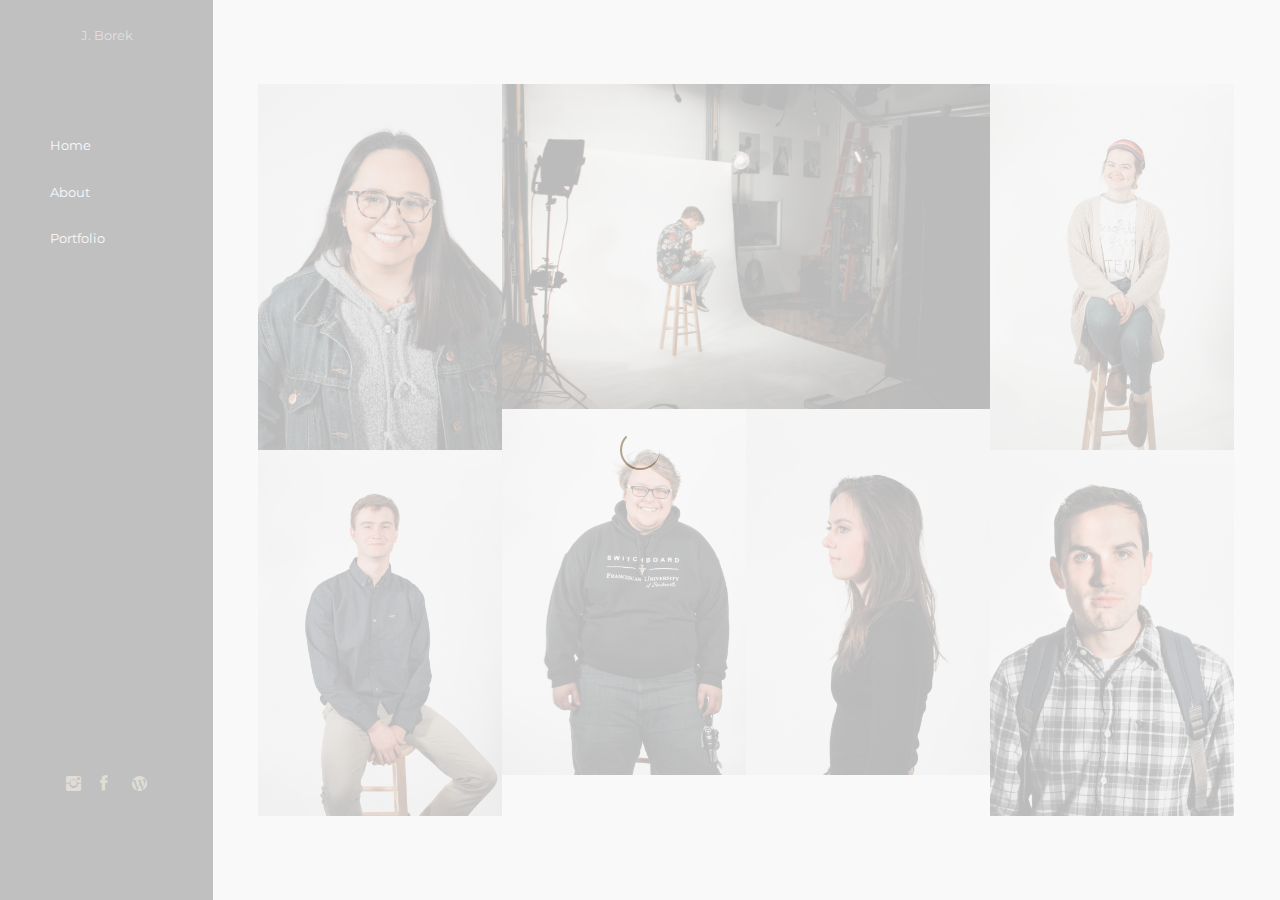
<file: html/index.html>
<!DOCTYPE html>
<html lang="en">
<head>
    <!-- ========== Meta Tags ========== -->
	<title>JBorek Home</title>
    <meta charset="UTF-8">
    <meta name="description" content="Cocoon -Portfolio">
    <meta name="keywords" content="Cocoon , Portfolio">
    <meta name="author" content="Pharaohlab">
    <meta name="viewport" content="width=device-width, initial-scale=1, maximum-scale=1">
    <!-- ========== Title ========== -->
    <title> Cocoon -Portfolio</title>
    <!-- ========== Favicon Ico ========== -->
    <!--<link rel="icon" href="fav.ico">-->
    <!-- ========== STYLESHEETS ========== -->
    <!-- Bootstrap CSS -->
    <link href="assets/css/bootstrap.min.css" rel="stylesheet">
    <!-- Fonts Icon CSS -->
    <link href="assets/css/font-awesome.min.css" rel="stylesheet">
    <link href="assets/css/et-line.css" rel="stylesheet">
    <link href="assets/css/ionicons.min.css" rel="stylesheet">
    <!-- Carousel CSS -->
    <link href="assets/css/slick.css" rel="stylesheet">
    <!-- Magnific-popup -->
    <link rel="stylesheet" href="assets/css/magnific-popup.css">
    <!-- Animate CSS -->
    <link rel="stylesheet" href="assets/css/animate.min.css">
    <!-- Custom styles for this template -->
    <link href="assets/css/main.css" rel="stylesheet">
</head>
<body>
<div class="loader">
    <div class="loader-outter"></div>
    <div class="loader-inner"></div>
</div>

<div class="body-container container-fluid">
    <a class="menu-btn" href="javascript:void(0)">
        <i class="ion ion-grid"></i>
    </a>
    <div class="row justify-content-center">
        <!--=================== side menu ====================-->
        <div class="col-lg-2 col-md-3 col-12 menu_block">

            <!--logo -->
            <div class="logo_box">
                <a href="#">
                    <div class="header">J. Borek</div>
                </a>
            </div>
            <!--logo end-->

            <!--main menu -->
            <div class="side_menu_section">
                <ul class="menu_nav">
                    <li >
                        <a href="index.html">
                            Home
                        </a>
                    </li>
                    <li>
                        <a href="about.html">
                            About
                        </a>
                    </li>
                    <li>
                        <a href="portfolio.html">
                            Portfolio
                        </a>
                    </li>
                    <li>
                       <!-- <a href="blog.html">
                            Blog-->
                        </a>
                    </li>
                    <li>
                      <!--  <a href="contact.html">
                            Contact-->
                        </a>
                    </li>
                </ul>
            </div>
            <!--main menu end -->

            <!--filter menu -->
            <!-- <div class="side_menu_section">
                <h4 class="side_title">filter by:</h4>
                <ul  id="filtr-container"  class="filter_nav">
                    <li  data-filter="*" class="active"><a href="javascript:void(0)" >all</a></li>
                    <li data-filter=".branding"> <a href="javascript:void(0)">branding</a></li>
                    <li data-filter=".design"><a href="javascript:void(0)">design</a></li>
                    <li data-filter=".photography"><a href="javascript:void(0)">photography</a></li>
                    <li data-filter=".architecture"><a href="javascript:void(0)">architecture</a></li>
                </ul>
            </div>
            <!--filter menu end -->

            <!--social and copyright -->
            <div class="side_menu_bottom">
                <div class="side_menu_bottom_inner">
                    <ul class="social_menu">
                        <li>
                           <a href="https://www.instagram.com/jborekphotography/"> <i class="ion ion-social-instagram"></i> </a>
                        </li>
                        <li>
                            <a href="https://www.facebook.com/jborekphotography/"> <i class="ion ion-social-facebook"></i> </a>
                        </li>
                        <li>
                           <!-- <a href="#"> <i class="ion ion-social-twitter"></i> </a>-->
                        </li>
                        <li>
                            <a href="https://joeborek01.wixsite.com/jborekphotography"> <i class="ion ion-social-wordpress"></i> </a>
                        </li>
                    </ul>
                    <div class="copy_right">
                        <!-- Link back to Colorlib can't be removed. Template is licensed under CC BY 3.0. -->
                       <!-- <p class="copyright">Copyright &copy;<script>document.write(new Date().getFullYear());</script> All rights reserved | This template is made with <i class="fa fa-heart-o" aria-hidden="true"></i> by <a href="https://colorlib.com" target="_blank">Colorlib</a></p> -->
                        <!-- Link back to Colorlib can't be removed. Template is licensed under CC BY 3.0. -->
                    </div>
                </div>
            </div>
            <!--social and copyright end -->

        </div>
        <!--=================== side menu end====================-->

        <!--=================== content body ====================-->
        <div class="col-lg-10 col-md-9 col-12 body_block  align-content-center">
            <div class="portfolio">
                <div class="container-fluid">
                    <!--=================== masaonry portfolio start====================-->
                    <div class="grid img-container justify-content-center no-gutters">
                        <div class="grid-sizer col-sm-12 col-md-6 col-lg-3"></div>
                        <div class="grid-item branding  col-sm-12 col-md-6 col-lg-3">
                            <a href="thesis photos/IMG_4449.jpg">
                                <div class="project_box_one">
                                    <img src="thesis photos/IMG_4449.jpg" alt="pro1" />
                                    <div class="product_info">
                                        <div class="product_info_text">
                                            <div class="product_info_text_inner">
                                                <i class="ion ion-plus"></i>
                                            </div>
                                        </div>
                                    </div>
                                </div>
                            </a>
                        </div>
                        <div class="grid-item  branding architecture  col-sm-12 col-md-6">
                            <a href="thesis photos/IMG_3933.jpg">
                                <div class="project_box_one">
                                    <img src="thesis photos/IMG_3933.jpg" alt="pro1" />
                                    <div class="product_info">
                                        <div class="product_info_text">
                                            <div class="product_info_text_inner">
                                                <i class="ion ion-plus"></i>
                                            </div>
                                        </div>
                                    </div>
                                </div>
                            </a>
                        </div>
                        <div class="grid-item  design col-sm-12 col-md-6 col-lg-3">
                            <a href="thesis photos/IMG_4457.jpg">
                                <div class="project_box_one">
                                    <img src="thesis photos/IMG_4457.jpg" alt="pro1" />
                                    <div class="product_info">
                                        <div class="product_info_text">
                                            <div class="product_info_text_inner">
                                                <i class="ion ion-plus"></i>
                                            </div>
                                        </div>
                                    </div>
                                </div>
                            </a>
                        </div>
                        <div class="grid-item  photography design col-sm-12 col-md-6 col-lg-3">
                            <a href="thesis photos/IMG_4304.jpg">
                                <div class="project_box_one">
                                    <img src="thesis photos/IMG_4304.jpg" alt="pro1" />
                                    <div class="product_info">
                                        <div class="product_info_text">
                                            <div class="product_info_text_inner">
                                                <i class="ion ion-plus"></i>
                                            </div>
                                        </div>
                                    </div>
                                </div>
                            </a>
                        </div>
                        <div class="grid-item  branding photography  col-sm-12 col-md-6 col-lg-3">
                            <a href="thesis photos/IMG_4171.jpg">
                                <div class="project_box_one">
                                    <img src="thesis photos/IMG_4171.jpg" alt="pro1" />
                                    <div class="product_info">
                                        <div class="product_info_text">
                                            <div class="product_info_text_inner">
                                                <i class="ion ion-plus"></i>
                                            </div>
                                        </div>
                                    </div>
                                </div>
                            </a>
                        </div>
                        <div class="grid-item   architecture design col-sm-12 col-md-6 col-lg-3">
                            <a href="thesis photos/IMG_4365.jpg">
                                <div class="project_box_one">
                                    <img src="thesis photos/IMG_4365.jpg" alt="pro1" />
                                    <div class="product_info">
                                        <div class="product_info_text">
                                            <div class="product_info_text_inner">
                                                <i class="ion ion-plus"></i>
                                            </div>
                                        </div>
                                    </div>
                                </div>
                            </a>
                        </div>
                        <div class="grid-item  photography architecture col-sm-12 col-md-6 col-lg-3">
                            <a href="thesis photos/IMG_4635.jpg">
                                <div class="project_box_one">
                                    <img src="thesis photos/IMG_4635.jpg" alt="pro1" />
                                    <div class="product_info">
                                        <div class="product_info_text">
                                            <div class="product_info_text_inner">
                                                <i class="ion ion-plus"></i>
                                            </div>
                                        </div>
                                    </div>
                                </div>
                            </a>
                        </div>
                    <!--=================== masaonry portfolio end====================-->
                </div>
            </div>
        </div>
        <!--=================== content body end ====================-->
    </div>
</div>


<!-- jquery -->
<script src="assets/js/jquery.min.js"></script>
<!-- bootstrap -->
<script src="assets/js/popper.js"></script>
<script src="assets/js/bootstrap.min.js"></script>
<script src="assets/js/waypoints.min.js"></script>
<!--slick carousel -->
<script src="assets/js/slick.min.js"></script>
<!--Portfolio Filter-->
<script src="assets/js/imgloaded.js"></script>
<script src="assets/js/isotope.js"></script>
<!-- Magnific-popup -->
<script src="assets/js/jquery.magnific-popup.min.js"></script>
<!--Counter-->
<script src="assets/js/jquery.counterup.min.js"></script>
<!-- WOW JS -->
<script src="assets/js/wow.min.js"></script>
<!-- Custom js -->
<script src="assets/js/main.js"></script>
</body>
</html>
</file>
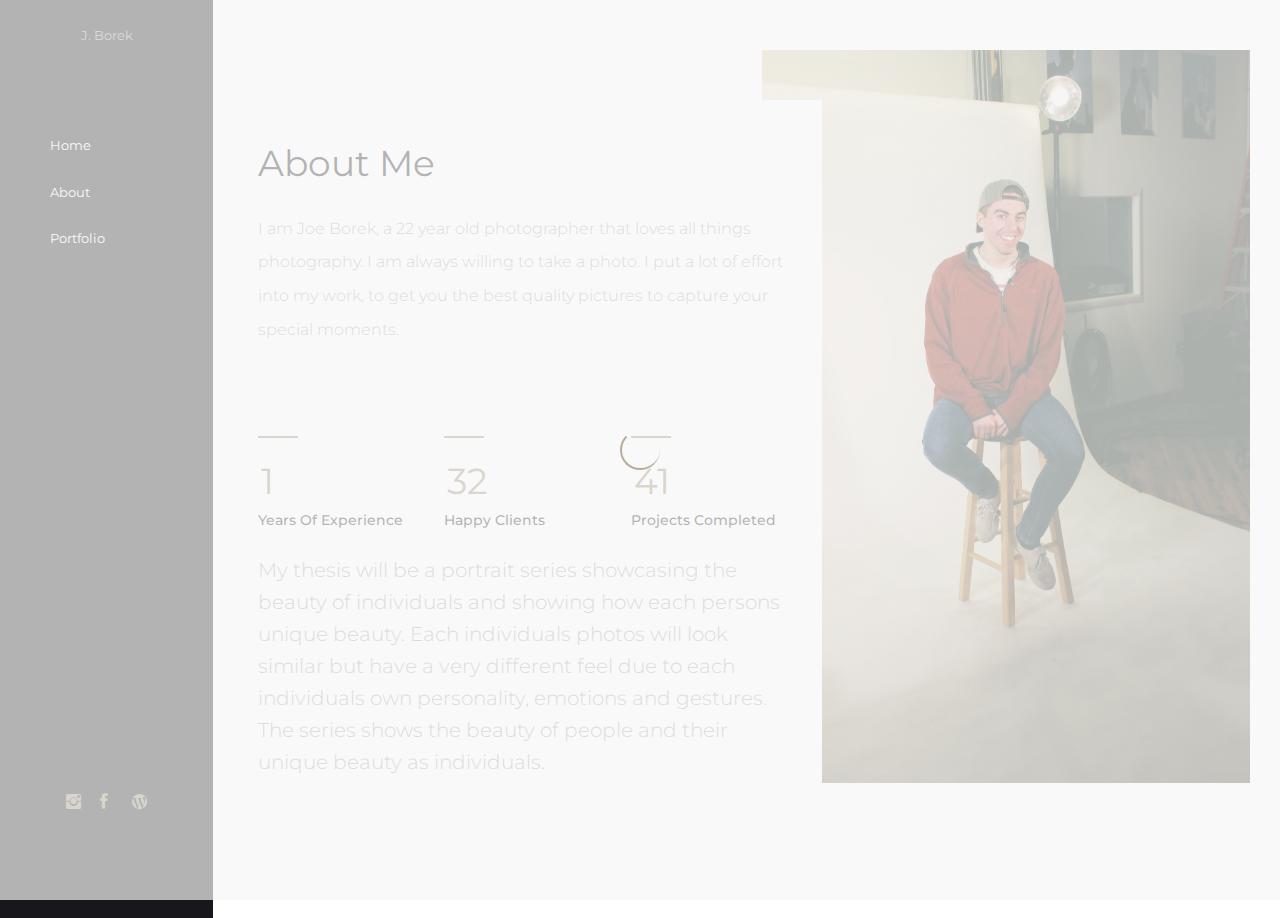
<file: html/about.html>
<!DOCTYPE html>
<html lang="en">
<head>
	<title>JBorek About</title>
    <!-- ========== Meta Tags ========== -->
    <meta charset="UTF-8">
    <meta name="description" content="Cocoon -Portfolio">
    <meta name="keywords" content="Cocoon , Portfolio">
    <meta name="author" content="Pharaohlab">
    <meta name="viewport" content="width=device-width, initial-scale=1, maximum-scale=1">
    <!-- ========== Title ========== -->
    <title> Cocoon -Portfolio</title>
    <!-- ========== Favicon Ico ========== -->
    <!--<link rel="icon" href="fav.ico">-->
    <!-- ========== STYLESHEETS ========== -->
    <!-- Bootstrap CSS -->
    <link href="assets/css/bootstrap.min.css" rel="stylesheet">
    <!-- Fonts Icon CSS -->
    <link href="assets/css/font-awesome.min.css" rel="stylesheet">
    <link href="assets/css/et-line.css" rel="stylesheet">
    <link href="assets/css/ionicons.min.css" rel="stylesheet">
    <!-- Carousel CSS -->
    <link href="assets/css/slick.css" rel="stylesheet">
    <!-- Magnific-popup -->
    <link rel="stylesheet" href="assets/css/magnific-popup.css">
    <!-- Animate CSS -->
    <link rel="stylesheet" href="assets/css/animate.min.css">
    <!-- Custom styles for this template -->
    <link href="assets/css/main.css" rel="stylesheet">
</head>
<body>
<div class="loader">
    <div class="loader-outter"></div>
    <div class="loader-inner"></div>
</div>

<div class="body-container container-fluid">
    <a class="menu-btn" href="javascript:void(0)">
        <i class="ion ion-grid"></i>
    </a>
    <div class="row justify-content-center">
        <!--=================== side menu ====================-->
        <div class="col-lg-2 col-md-3 col-12 menu_block">

            <!--logo -->
            <div class="logo_box">
                <a href="#">
                    <div class="header">J. Borek</div>
                </a>
            </div>
            <!--logo end-->

            <!--main menu -->
            <div class="side_menu_section">
                <ul class="menu_nav">
                    <li >
                        <a href="index.html">
                            Home
                        </a>
                    </li>
                    <li>
                        <a href="about.html">
                            About
                        </a>
                    </li>
                    <li>
                        <a href="portfolio.html">
                            Portfolio
                        </a>
                    </li>
                    <li>
                       <!-- <a href="blog.html">
                            Blog-->
                        </a>
                    </li>
                    <li>
                      <!--  <a href="contact.html">
                            Contact-->
                        </a>
                    </li>
                </ul>
            </div>
            <!--main menu end -->

            <!--filter menu -->
           <!-- <div class="side_menu_section">
                <h4 class="side_title">filter by:</h4>
                <ul  id="filtr-container"  class="filter_nav">
                    <li  data-filter="*" class="active"><a href="javascript:void(0)" >all</a></li>
                    <li data-filter=".branding"> <a href="javascript:void(0)">branding</a></li>
                    <li data-filter=".design"><a href="javascript:void(0)">design</a></li>
                    <li data-filter=".photography"><a href="javascript:void(0)">photography</a></li>
                    <li data-filter=".architecture"><a href="javascript:void(0)">architecture</a></li>
                </ul>
            </div>
            <!--filter menu end -->


            <!--social and copyright -->
            <div class="side_menu_bottom">
                <div class="side_menu_bottom_inner">
                    <ul class="social_menu">
                        <li>
                           <a href="https://www.instagram.com/jborekphotography/"> <i class="ion ion-social-instagram"></i> </a>
                        </li>
                        <li>
                            <a href="https://www.facebook.com/jborekphotography/"> <i class="ion ion-social-facebook"></i> </a>
                        </li>
                        <li>
                           <!-- <a href="#"> <i class="ion ion-social-twitter"></i> </a>-->
                        </li>
                        <li>
                            <a href="https://joeborek01.wixsite.com/jborekphotography"> <i class="ion ion-social-wordpress"></i> </a>
                        </li>
                    </ul>
                    <div class="copy_right">
                        <!-- Link back to Colorlib can't be removed. Template is licensed under CC BY 3.0. -->
                       <!-- <p class="copyright">Copyright &copy;<script>document.write(new Date().getFullYear());</script> All rights reserved | This template is made with <i class="fa fa-heart-o" aria-hidden="true"></i> by <a href="https://colorlib.com" target="_blank">Colorlib</a></p> -->
                        <!-- Link back to Colorlib can't be removed. Template is licensed under CC BY 3.0. -->
                    </div>
                </div>
            </div>
            <!--social and copyright end -->

        </div>
        <!--=================== side menu end====================-->

        <!--=================== content body ====================-->
           <div class="col-lg-10 col-md-9 col-12 body_block  align-content-center">
            <div>
                <div class="img_card">
                    <div class="row justify-content-center">
                        <div class="col-md-6 col-7 content_section">
                            <div class="content_box">
                                <div class="content_box_inner">
                                    <div>
                                        <h3>
                                            About Me
                                        </h3>
                                        <p>
                                            I am Joe Borek, a 22 year old photographer that loves all things photography. I am always willing to take a photo. I put a lot of effort into my work, to get you the best quality pictures to capture your special moments.
                                        </p>
                                        <!--=================== counter start====================-->
                                        <div class="pt50">
                                            <div class="row justify-content-center">
                                                <div class="col-12 col-md-4">
                                                    <div class="counter_box">
                                                        <div class="divider"></div>
                                                        <span class="counter">5</span>
                                                        <h5>Years of experience</h5>
                                                    </div>
                                                </div>
                                                <div class="col-12 col-md-4">
                                                    <div class="counter_box">
                                                        <div class="divider"></div>
                                                        <span class="counter">150</span>
                                                        <h5>happy clients</h5>
                                                    </div>
                                                </div>
                                                <div class="col-12 col-md-4">
                                                    <div class="counter_box">
                                                        <div class="divider"></div>
                                                        <span class="counter">192</span>
                                                        <h5>projects completed</h5>
                                                    </div>
                                                </div>
                                            </div>
                                        </div>
                                        <!--=================== counter end====================-->
                                    </div>
                                    <!--===================testimonial start====================-->
									</p>
								My thesis will be a portrait series showcasing the beauty of individuals and showing how each persons unique beauty. Each individuals photos will look similar but have a very different feel due to each individuals own personality, emotions and gestures. The series shows the beauty of people and their unique beauty as individuals. 
                                    <!--===================testimonial end====================-->
                                </div>
                            </div>
                        </div>
                        <div class="col-md-6 col-5 img_section" style="background-image:image() "><img src="thesis photos/D4104EFF-4324-42F3-8075-71B01E1E8CD0.JPG" alt=""/></div>
                    </div>
                </div>
            </div>
        </div>
        <!--=================== content body end ====================-->
    </div>
</div>

<!-- jquery -->
<script src="assets/js/jquery.min.js"></script>
<!-- bootstrap -->
<script src="assets/js/popper.js"></script>
<script src="assets/js/bootstrap.min.js"></script>
<script src="assets/js/waypoints.min.js"></script>
<!--slick carousel -->
<script src="assets/js/slick.min.js"></script>
<!--Portfolio Filter-->
<script src="assets/js/imgloaded.js"></script>
<script src="assets/js/isotope.js"></script>
<!-- Magnific-popup -->
<script src="assets/js/jquery.magnific-popup.min.js"></script>
<!--Counter-->
<script src="assets/js/jquery.counterup.min.js"></script>
<!-- WOW JS -->
<script src="assets/js/wow.min.js"></script>
<!-- Custom js -->
<script src="assets/js/main.js"></script>
</body>
</html>
</file>
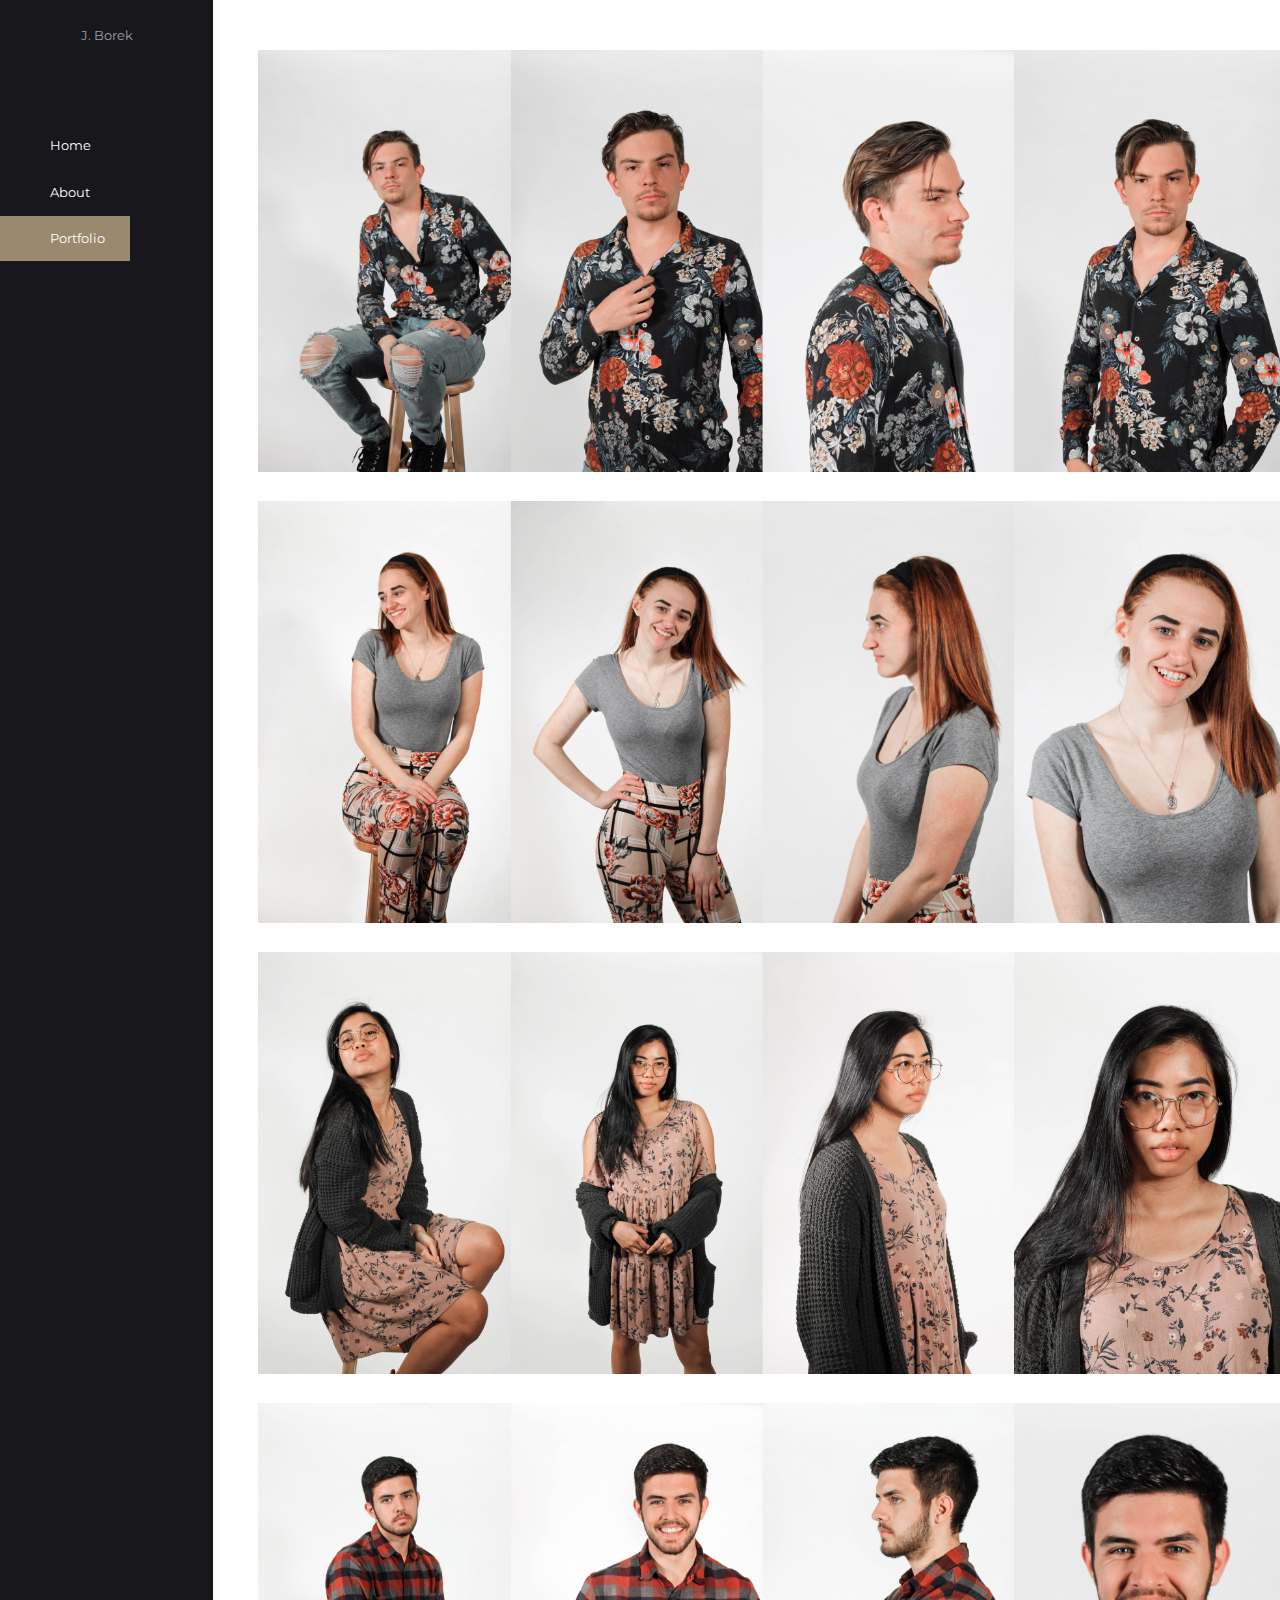
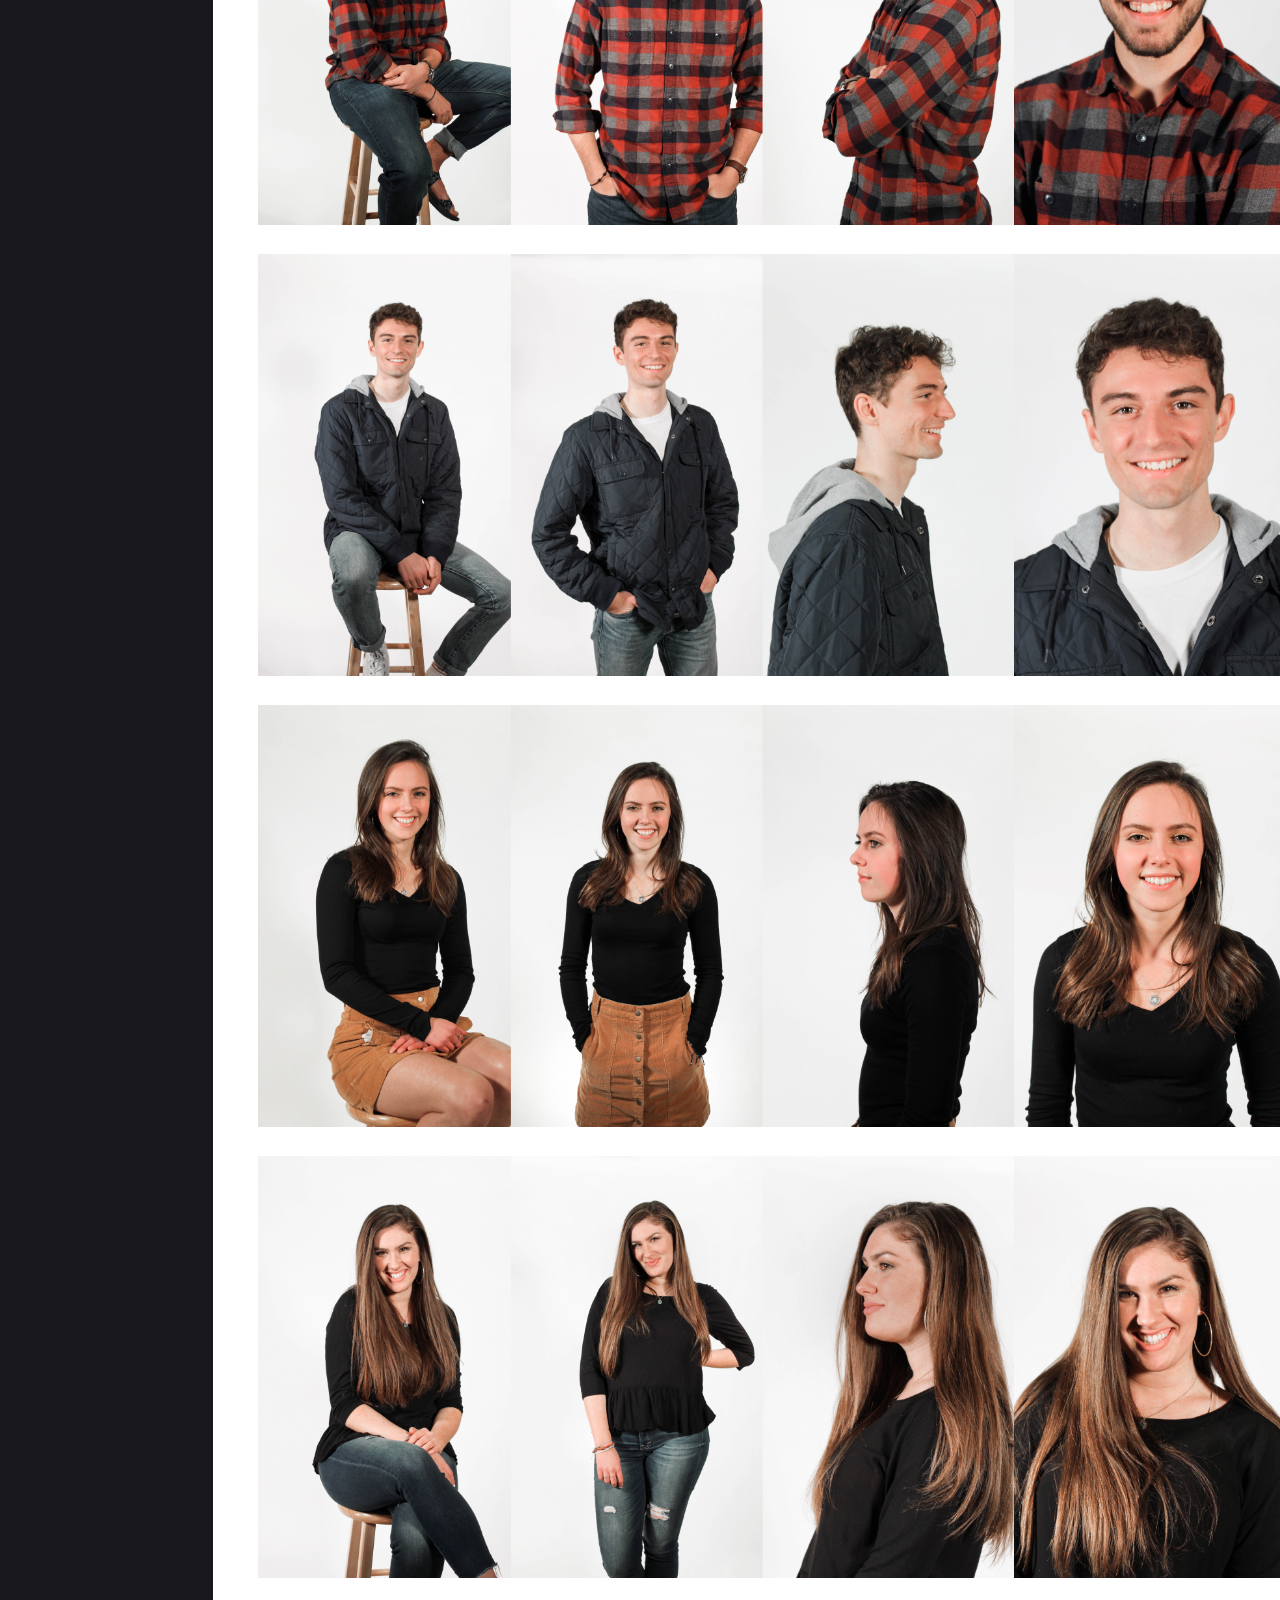
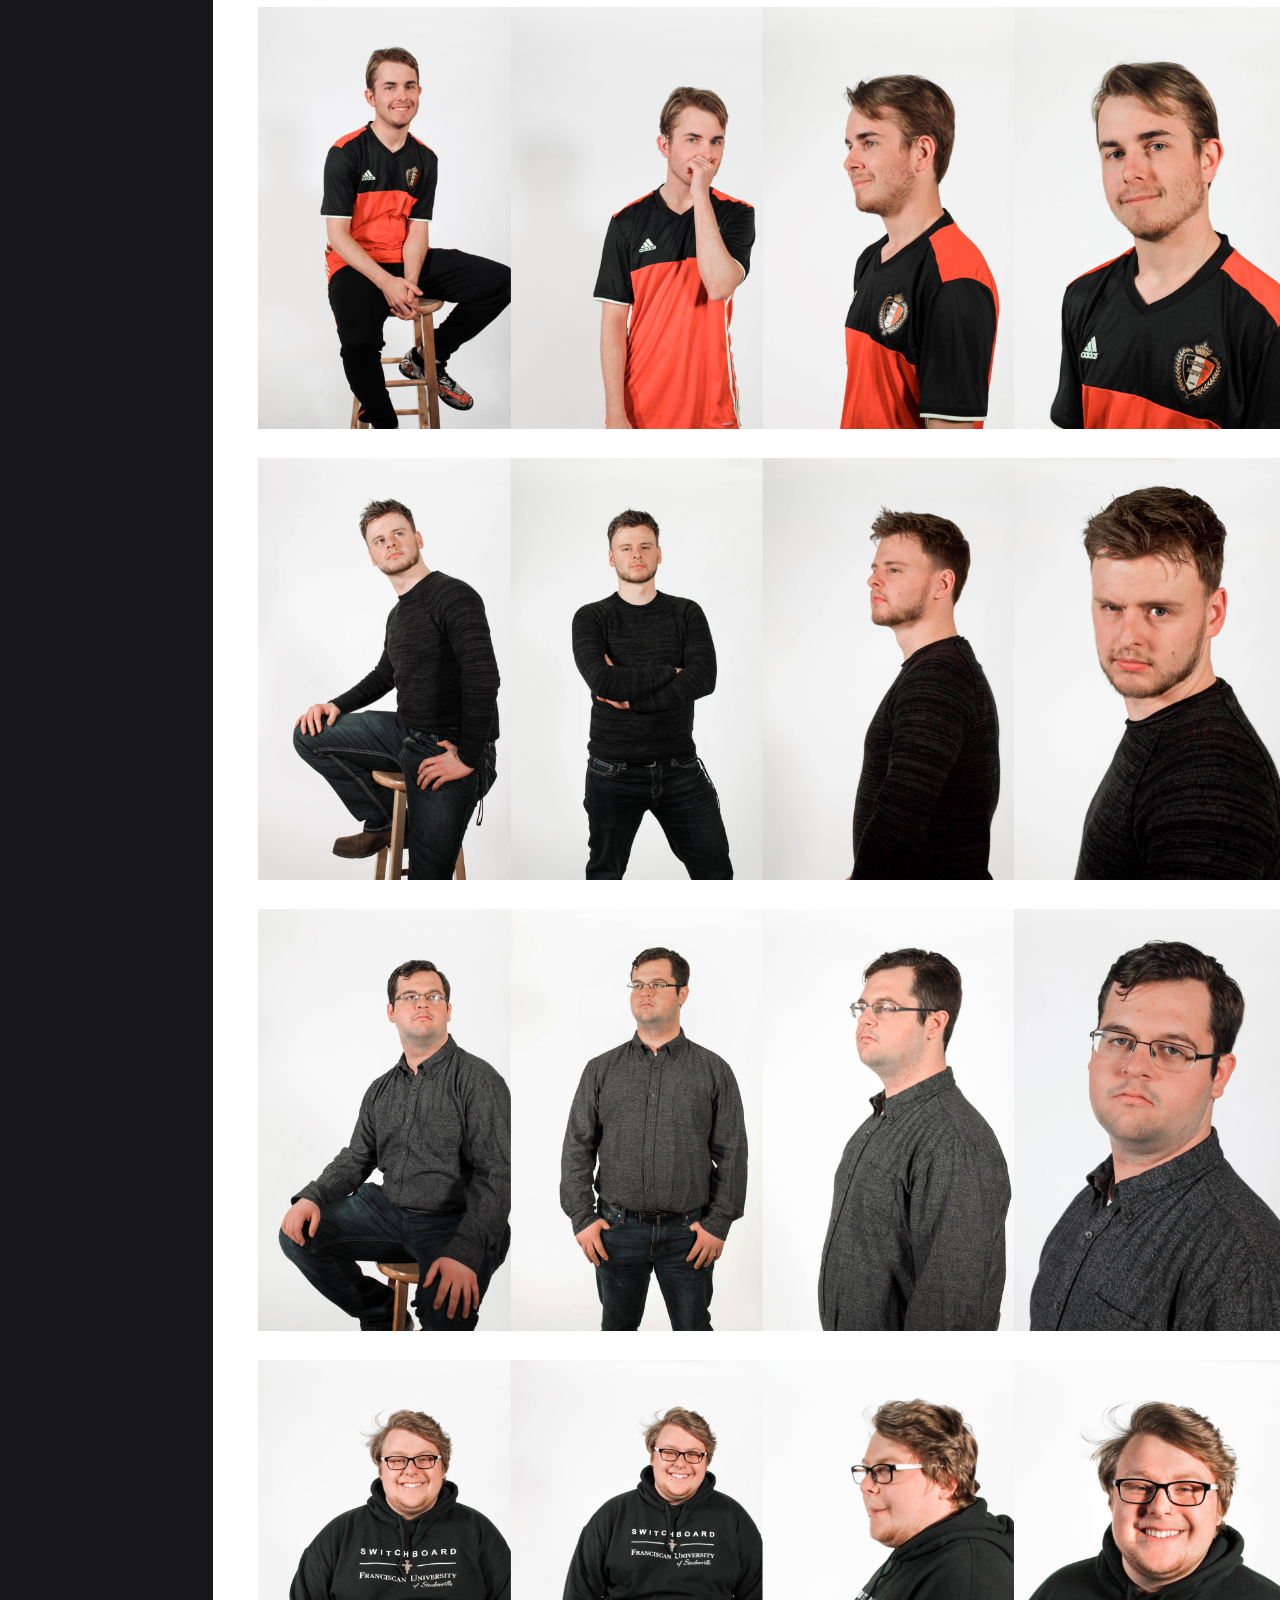
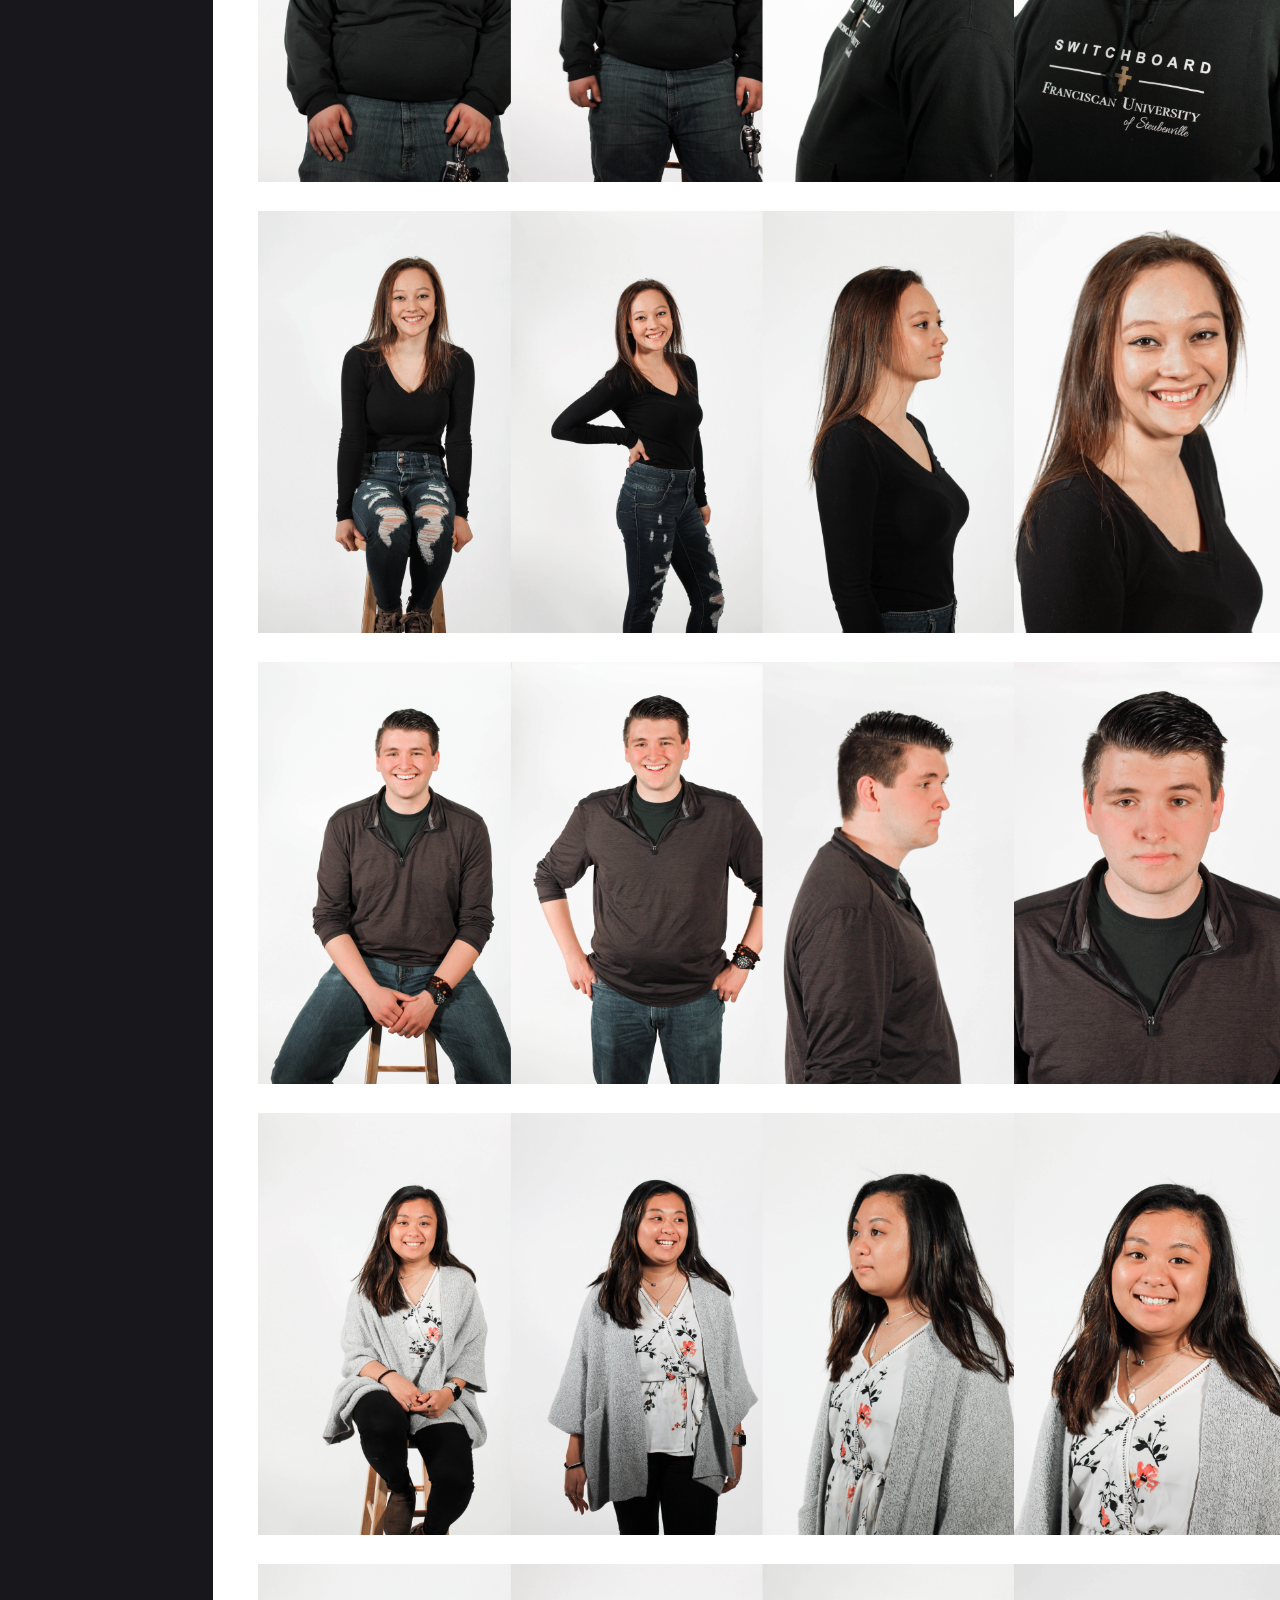
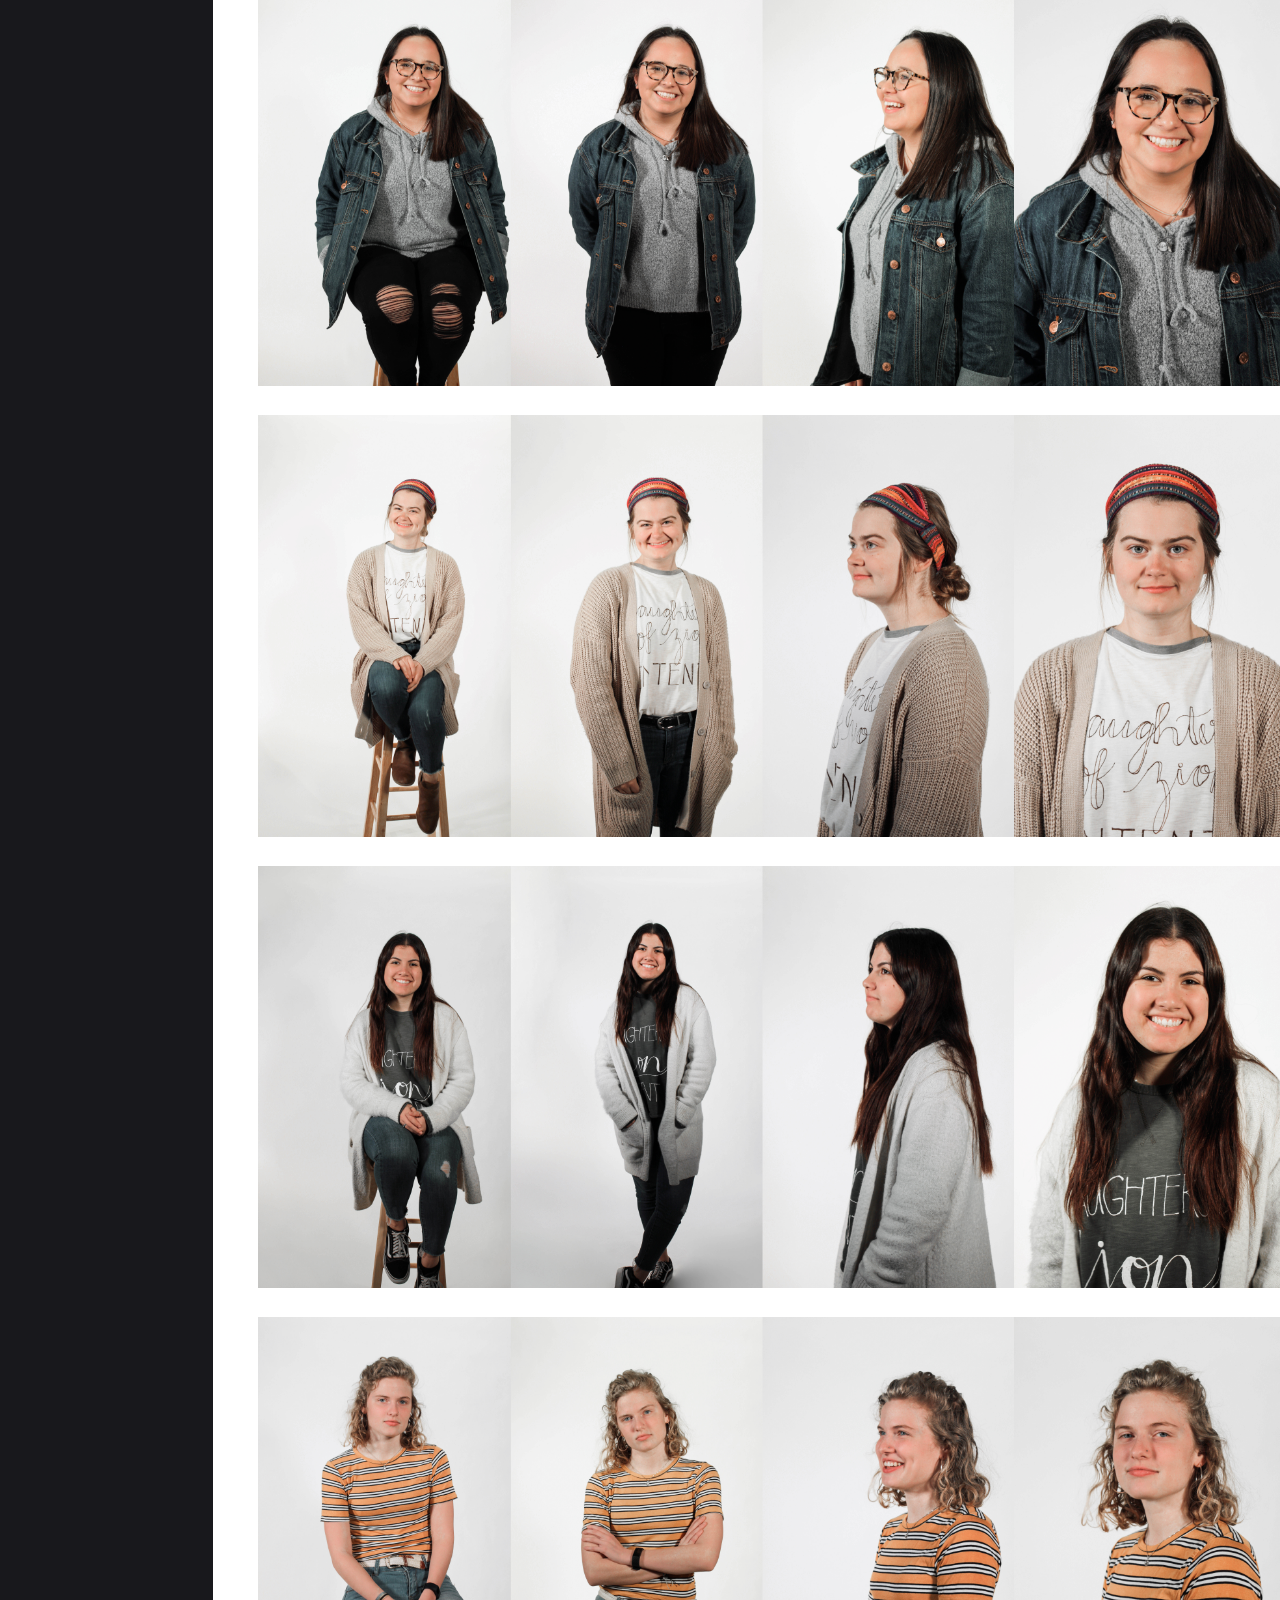
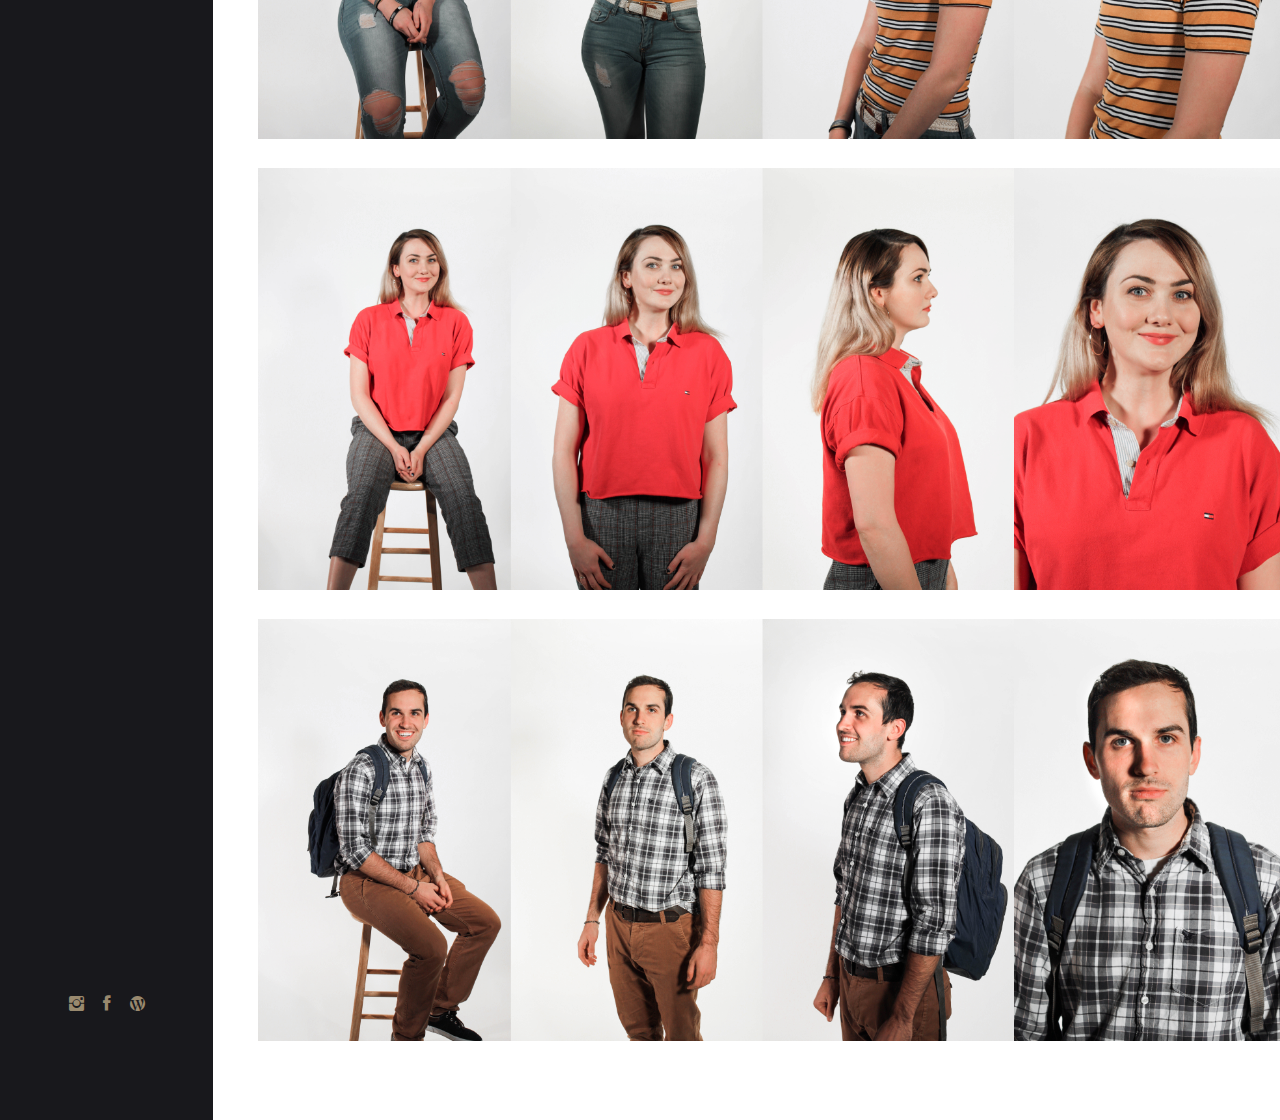
<file: html/portfolio.html>
<!DOCTYPE html>
<html lang="en">
<head>
    <!-- ========== Meta Tags ========== -->
	<title>JBorek Portfolio</title>
    <meta charset="UTF-8">
    <meta name="description" content="Cocoon -Portfolio">
    <meta name="keywords" content="Cocoon , Portfolio">
    <meta name="author" content="Pharaohlab">
    <meta name="viewport" content="width=device-width, initial-scale=1, maximum-scale=1">
    <!-- ========== Title ========== -->
    <title> Cocoon -Portfolio</title>
    <!-- ========== Favicon Ico ========== -->
    <!--<link rel="icon" href="fav.ico">-->
    <!-- ========== STYLESHEETS ========== -->
    <!-- Bootstrap CSS -->
    <link href="assets/css/bootstrap.min.css" rel="stylesheet">
    <!-- Fonts Icon CSS -->
    <link href="assets/css/font-awesome.min.css" rel="stylesheet">
    <link href="assets/css/et-line.css" rel="stylesheet">
    <link href="assets/css/ionicons.min.css" rel="stylesheet">
    <!-- Carousel CSS -->
    <link href="assets/css/slick.css" rel="stylesheet">
    <!-- Magnific-popup -->
    <link rel="stylesheet" href="assets/css/magnific-popup.css">
    <!-- Animate CSS -->
    <link rel="stylesheet" href="assets/css/animate.min.css">
    <!-- Custom styles for this template -->
    <link href="assets/css/main.css" rel="stylesheet">
</head>
<body>
<div class="loader">
    <div class="loader-outter"></div>
    <div class="loader-inner"></div>
</div>

<div class="body-container container-fluid">
    <a class="menu-btn" href="javascript:void(0)">
        <i class="ion ion-grid"></i>
    </a>
    <div class="row justify-content-center">
        <!--=================== side menu ====================-->
        <div class="col-lg-2 col-md-3 col-12 menu_block">

            <!--logo -->
            <div class="logo_box">
                <a href="#">
                <div class="header">J. Borek</div>
                </a>
            </div>
            <!--logo end-->

            <!--main menu -->
            <div class="side_menu_section">
                <ul class="menu_nav">
                    <li>
                        <a href="cocoon/html/index.html">
                            Home
                        </a>
                    </li>
                   <li>
                        <a href="cocoon/html/about.html">
                            About
                        </a>
                    </li>
                    
                    <li class="active">
                        <a href="cocoon/html/portfolio.html">
                            Portfolio
                        </a>
                    </li>
                    <!--<li>
                       
                        <a href="cocoon/html/contact.html">
                            Contact
                        </a>
                    </li>-->
                </ul>
            </div>
            <!--main menu end -->

            


            <!--social and copyright -->
            <div class="side_menu_bottom">
                <div class="side_menu_bottom_inner">
                   <ul class="social_menu">
                        <!--<li>
                            <a href="#"> <i class="ion ion-social-pinterest"></i> </a>
                        </li>--><li>
                           <a href="https://www.instagram.com/jborekphotography/"> <i class="ion ion-social-instagram"></i> </a>
                        </li>
                        <li>
                            <a href= "https://www.facebook.com/jborekphotography"/> <i class="ion ion-social-facebook"></i> </a>
                        </li>
                        <!--<li>
                            <a href="#"> <i class="ion ion-social-twitter"></i> </a>
                        </li>-->
                        <li>
                            <a href="https://joeborek01.wixsite.com/jborekphotography"> <i class="ion ion-social-wordpress"></i> </a>
                        </li>
                    </ul>
                    <div class="copy_right">
                        <!-- Link back to Colorlib can't be removed. Template is licensed under CC BY 3.0. -->
                        <!--<p class="copyright">Copyright &copy;<script>document.write(new Date().getFullYear());</script> All rights reserved | This template is made with <i class="fa fa-heart-o" aria-hidden="true"></i> by <a href="https://colorlib.com" target="_blank">Colorlib</a></p>-->
                        <!-- Link back to Colorlib can't be removed. Template is licensed under CC BY 3.0. -->
                    </div>
                </div>
            </div>
            <!--social and copyright end -->

        </div>
        <!--=================== side menu end====================-->

        <!--=================== content body ====================-->
        <div class="col-lg-10 col-md-9 col-12 body_block  align-content-center">
            <!--=================== filter portfolio start====================-->
            <div class="portfolio gutters grid img-container">
                <div class="grid-sizer col-sm-12 col-md-6 col-lg-3"></div>
                <div class="grid-item branding  col-sm-12 col-md-6 col-lg-3">
                    <a class="my-pics" href="thesis photos/IMG_3845.jpg" alt="" >
                        <div class="project_box_one">
                            <img class="my-pics" src="thesis photos/IMG_3845.jpg" alt=""/>
                            <div class="product_info">
                                <div class="product_info_text">
                                    <div class="product_info_text_inner">
                                        <em class="ion ion-plus"></em>
                                        <h4>Zach DiCesare</h4>
                                    </div>
                                </div>
                            </div>
                        </div>
                    </a>
                </div>
                <div class="grid-item  branding architecture  col-md-6 col-lg-3">
                    <a class="my-pics" href="thesis photos/IMG_3853.jpg" >
                        <div class="project_box_one">
                            <img class="my-pics" src="thesis photos/IMG_3853.jpg" alt="pro1" />
                            <div class="product_info">
                                <div class="product_info_text">
                                    <div class="product_info_text_inner">
                                        <i class="ion ion-plus"></i>
                                        <h4>Zach DiCesare</h4>
                                    </div>
                                </div>
                            </div>
                        </div>
                    </a>
                </div>
                <div class="grid-item  design col-sm-12 col-md-6 col-lg-3">
                  <a class="my-pics" href="thesis photos/IMG_3860.jpg" >
                  <div class="project_box_one">
                            <img class="my-pics" src="thesis photos/IMG_3860.jpg" alt="pro1" />
                            <div class="product_info">
                                <div class="product_info_text">
                                    <div class="product_info_text_inner">
                                        <i class="ion ion-plus"></i>
                                        <h4>Zach DiCesare</h4>
                                    </div>
                                </div>
                            </div>
                      </div>
                  </a>
                </div>
                <div class="grid-item  photography design col-sm-12 col-md-6 col-lg-3">
                    <a class="my-pics" href="thesis photos/IMG_3883.jpg" alt=""/>
                        <div class="project_box_one">
                            <img class="my-pics" src="thesis photos/IMG_3883.jpg"/>
                            <div class="product_info">
                                <div class="product_info_text">
                                    <div class="product_info_text_inner">
                                        <i class="ion ion-plus"></i>
                                        <h4>Zach DiCesare</h4>
                                    </div>
                                </div>
                            </div>
                        </div>
                    </a>
                </div>
                <div class="grid-item  branding photography  col-sm-12 col-md-6 col-lg-3">
                    <a class="my-pics" href= "thesis photos/IMG_3955.jpg"/>
                        <div class="project_box_one">
                            <img class="my-pics" src="thesis photos/IMG_3955.jpg"/>
                            <div class="product_info">
                                <div class="product_info_text">
                                    <div class="product_info_text_inner">
                                        <i class="ion ion-plus"></i>
                                        <h4>Katrina Leighton</h4>
                                    </div>
                                </div>
                            </div>
                        </div>
                    </a>
                </div>
                <div class="grid-item   architecture design col-sm-12 col-md-6 col-lg-3">
                    <a class="my-pics" href="thesis photos/IMG_3990.jpg" />
                        <div class="project_box_one">
                            <img class="my-pics" src="thesis photos/IMG_3990.jpg" alt="pro1" />
                            <div class="product_info">
                                <div class="product_info_text">
                                    <div class="product_info_text_inner">
                                        <i class="ion ion-plus"></i>
                                        <h4>Katrina Leighton</h4>
                                    </div>
                                </div>
                            </div>
                        </div>
                    </a>
                </div>
                <div class="grid-item  photography architecture col-sm-12 col-md-6 col-lg-3">
                    <a class="my-pics" href="thesis photos/IMG_4007.jpg" />
                        <div class="project_box_one">
                            <img class="my-pics" src="thesis photos/IMG_4007.jpg" alt="pro1" />
                            <div class="product_info">
                                <div class="product_info_text">
                                    <div class="product_info_text_inner">
                                        <i class="ion ion-plus"></i>
                                        <h4>Katrina Leighton</h4>
                                    </div>
                                </div>
                            </div>
                        </div>
                    </a>
                </div>
                <div class="grid-item  branding design  col-sm-12 col-md-6 col-lg-3">
                    <a class="my-pics" href="thesis photos/IMG_4014.jpg" />
                        <div class="project_box_one">
                            <img src="thesis photos/IMG_4014.jpg" alt="pro1" />
                            <div class="product_info">
                                <div class="product_info_text">
                                    <div class="product_info_text_inner">
                                        <i class="ion ion-plus"></i>
                                        <h4>Katrina Leighton</h4>
                                    </div>
                                </div>
                            </div>
                        </div>
                    </a>
                </div>
                <div class="grid-item architecture  col-sm-12 col-md-6 col-lg-3">
                    <a class="my-pics" href="thesis photos/IMG_4046.jpg" />
                        <div class="project_box_one">
                            <img class="my-pics" src="thesis photos/IMG_4046.jpg" alt="pro1" />
                            <div class="product_info">
                                <div class="product_info_text">
                                    <div class="product_info_text_inner">
                                        <i class="ion ion-plus"></i>
                                        <h4>Emily Hang</h4>
                                    </div>
                                </div>
                            </div>
                        </div>
                    </a>
                </div>
                <div class="grid-item  photography architecture col-sm-12 col-md-6 col-lg-3">
                    <a class="my-pics" href="thesis photos/IMG_4076.jpg" />
                        <div class="project_box_one">
                            <img class="my-pics" src="thesis photos/IMG_4076.jpg" alt="pro1" />
                            <div class="product_info">
                                <div class="product_info_text">
                                    <div class="product_info_text_inner">
                                        <i class="ion ion-plus"></i>
                                        <h4>Emily Hang</h4>
                                    </div>
                                </div>
                            </div>
                        </div>
                    </a>
                </div>
                <div class="grid-item  branding design  col-sm-12 col-md-6 col-lg-3">
                    <a class="my-pics" href="thesis photos/IMG_4077.jpg" />
                        <div class="project_box_one">
                            <img class="my-pics" src="thesis photos/IMG_4077.jpg" alt="pro1" />
                            <div class="product_info">
                                <div class="product_info_text">
                                    <div class="product_info_text_inner">
                                        <i class="ion ion-plus"></i>
                                        <h4>Emily Hang</h4>
                                    </div>
                                </div>
                            </div>
                        </div>
                    </a>
                </div>
                <div class="grid-item architecture  col-sm-12 col-md-6 col-lg-3">
                    <a class="my-pics" href="thesis photos/IMG_4087.jpg" />
                        <div class="project_box_one">
                            <img class="my-pics" src="thesis photos/IMG_4087.jpg" alt="pro1" />
                            <div class="product_info">
                                <div class="product_info_text">
                                    <div class="product_info_text_inner">
                                        <i class="ion ion-plus"></i>
                                        <h4>Emily Hang</h4>
                                    </div>
                                </div>
                            </div>
                        </div>
                    </a>
                </div>
            </div>
            <div class="portfolio gutters grid img-container">
                <div class="grid-sizer col-sm-12 col-md-6 col-lg-3"></div>
                <div class="grid-item branding  col-sm-12 col-md-6 col-lg-3">
                    <a class="my-pics" href="thesis photos/IMG_4103.jpg" alt="" >
                        <div class="project_box_one">
                            <img class="my-pics" src="thesis photos/IMG_4103.jpg" alt=""/>
                            <div class="product_info">
                                <div class="product_info_text">
                                    <div class="product_info_text_inner">
                                        <em class="ion ion-plus"></em>
                                        <h4>Ahysen Silva</h4>
                                    </div>
                                </div>
                            </div>
                        </div>
                    </a>
                </div>
                <div class="grid-item  branding architecture  col-md-6 col-lg-3">
                    <a class="my-pics" href="thesis photos/IMG_4125.jpg" >
                        <div class="project_box_one">
                            <img class="my-pics" src="thesis photos/IMG_4125.jpg" alt="pro1" />
                            <div class="product_info">
                                <div class="product_info_text">
                                    <div class="product_info_text_inner">
                                        <i class="ion ion-plus"></i>
                                        <h4>Ahysen Silva</h4>
                                    </div>
                                </div>
                            </div>
                        </div>
                    </a>
                </div>
                <div class="grid-item  design col-sm-12 col-md-6 col-lg-3">
                  <a class="my-pics" href="thesis photos/IMG_4128.jpg" >
                  <div class="project_box_one">
                            <img class="my-pics" src="thesis photos/IMG_4128.jpg" alt="pro1" />
                            <div class="product_info">
                                <div class="product_info_text">
                                    <div class="product_info_text_inner">
                                        <i class="ion ion-plus"></i>
                                        <h4>Ahysen Silva</h4>
                                    </div>
                                </div>
                            </div>
                      </div>
                  </a>
                </div>
                <div class="grid-item  photography design col-sm-12 col-md-6 col-lg-3">
                    <a class="my-pics" href="thesis photos/IMG_4134.jpg" alt=""/>
                        <div class="project_box_one">
                            <img class="my-pics" src="thesis photos/IMG_4134.jpg" />
                            <div class="product_info">
                                <div class="product_info_text">
                                    <div class="product_info_text_inner">
                                        <i class="ion ion-plus"></i>
                                        <h4>Ahysen Silva</h4>
                                    </div>
                                </div>
                            </div>
                        </div>
                    </a>
                 </div> 
                <div class="grid-sizer col-sm-12 col-md-6 col-lg-3"></div>
                <div class="grid-item branding  col-sm-12 col-md-6 col-lg-3">
                    <a class="my-pics" href="thesis photos/IMG_4135.jpg" alt="" >
                        <div class="project_box_one">
                            <img class="my-pics" src="thesis photos/IMG_4135.jpg" alt=""/>
                            <div class="product_info">
                                <div class="product_info_text">
                                    <div class="product_info_text_inner">
                                        <em class="ion ion-plus"></em>
                                        <h4>Mark Borek</h4>
                                    </div>
                                </div>
                            </div>
                        </div>
                    </a>
                </div>
                <div class="grid-item  branding architecture  col-md-6 col-lg-3">
                    <a class="my-pics" href="thesis photos/IMG_4142.jpg" >
                        <div class="project_box_one">
                            <img class="my-pics" src="thesis photos/IMG_4142.jpg" alt="pro1" />
                            <div class="product_info">
                                <div class="product_info_text">
                                    <div class="product_info_text_inner">
                                        <i class="ion ion-plus"></i>
                                        <h4>Mark Borek</h4>
                                    </div>
                                </div>
                            </div>
                        </div>
                    </a>
                </div>
                <div class="grid-item  design col-sm-12 col-md-6 col-lg-3">
                  <a class="my-pics" href="thesis photos/IMG_4151.jpg" >
                  <div class="project_box_one">
                            <img class="my-pics" src="thesis photos/IMG_4151.jpg" alt="pro1" />
                            <div class="product_info">
                                <div class="product_info_text">
                                    <div class="product_info_text_inner">
                                        <i class="ion ion-plus"></i>
                                        <h4>Mark Borek</h4>
                                    </div>
                                </div>
                            </div>
                      </div>
                  </a>
                </div>
                <div class="grid-item  photography design col-sm-12 col-md-6 col-lg-3">
                    <a class="my-pics" href="thesis photos/IMG_4154.jpg" />
                        <div class="project_box_one">
                            <img class="my-pics" src="thesis photos/IMG_4154.jpg" />
                            <div class="product_info">
                                <div class="product_info_text">
                                    <div class="product_info_text_inner">
                                        <i class="ion ion-plus"></i>
                                        <h4>Mark Borek</h4>
                                    </div>
                                </div>
                            </div>
                        </div>
                    </a>
                </div>
                <div class="grid-sizer col-sm-12 col-md-6 col-lg-3"></div>
                <div class="grid-item branding  col-sm-12 col-md-6 col-lg-3">
                    <a class="my-pics" href="thesis photos/IMG_4163.jpg" alt="" >
                        <div class="project_box_one">
                            <img class="my-pics" src="thesis photos/IMG_4163.jpg" alt=""/>
                            <div class="product_info">
                                <div class="product_info_text">
                                    <div class="product_info_text_inner">
                                        <em class="ion ion-plus"></em>
                                        <h4>Gwenny Trainor</h4>
                                    </div>
                                </div>
                            </div>
                        </div>
                    </a>
                </div>
                <div class="grid-item  branding architecture  col-md-6 col-lg-3">
                    <a class="my-pics" href="thesis photos/IMG_4168.jpg" >
                        <div class="project_box_one">
                            <img class="my-pics" src="thesis photos/IMG_4168.jpg" alt="pro1" />
                            <div class="product_info">
                                <div class="product_info_text">
                                    <div class="product_info_text_inner">
                                        <i class="ion ion-plus"></i>
                                        <h4>Gwenny Trainor</h4>
                                    </div>
                                </div>
                            </div>
                        </div>
                    </a>
                </div>
                <div class="grid-item  design col-sm-12 col-md-6 col-lg-3">
                  <a class="my-pics" href="thesis photos/IMG_4171.jpg" >
                  <div class="project_box_one">
                            <img class="my-pics" src="thesis photos/IMG_4171.jpg" alt="pro1" />
                            <div class="product_info">
                                <div class="product_info_text">
                                    <div class="product_info_text_inner">
                                        <i class="ion ion-plus"></i>
                                        <h4>Gwenny Trainor</h4>
                                    </div>
                                </div>
                            </div>
                      </div>
                  </a>
                </div>
                <div class="grid-item  photography design col-sm-12 col-md-6 col-lg-3">
                    <a class="my-pics" href="thesis photos/IMG_4176.jpg" alt=""/>
                        <div class="project_box_one">
                            <img class="my-pics" src="thesis photos/IMG_4176.jpg" alt="pro1" />
                            <div class="product_info">
                                <div class="product_info_text">
                                    <div class="product_info_text_inner">
                                        <i class="ion ion-plus"></i>
                                        <h4>Gwenny Trainor</h4>
                                    </div>
                                </div>
                            </div>
                        </div>
                    </a>
                </div>
                <div class="grid-sizer col-sm-12 col-md-6 col-lg-3"></div>
                <div class="grid-item branding  col-sm-12 col-md-6 col-lg-3">
                    <a class="my-pics" href="thesis photos/IMG_4180.jpg" alt="" >
                        <div class="project_box_one">
                            <img class="my-pics" src="thesis photos/IMG_4180.jpg" alt=""/>
                            <div class="product_info">
                                <div class="product_info_text">
                                    <div class="product_info_text_inner">
                                        <em class="ion ion-plus"></em>
                                        <h4>Isabelle Tosques</h4>
                                    </div>
                                </div>
                            </div>
                        </div>
                    </a>
                </div>
                <div class="grid-item  branding architecture  col-md-6 col-lg-3">
                    <a class="my-pics" href="thesis photos/IMG_4189.jpg" >
                        <div class="project_box_one">
                            <img class="my-pics" src="thesis photos/IMG_4189.jpg" alt="pro1" />
                            <div class="product_info">
                                <div class="product_info_text">
                                    <div class="product_info_text_inner">
                                        <i class="ion ion-plus"></i>
                                        <h4>Isabelle Tosques</h4>
                                    </div>
                                </div>
                            </div>
                        </div>
                    </a>
                </div>
                <div class="grid-item  design col-sm-12 col-md-6 col-lg-3">
                  <a class="my-pics" href="thesis photos/IMG_4194.jpg" >
                  <div class="project_box_one">
                            <img class="my-pics" src="thesis photos/IMG_4194.jpg" alt="pro1" />
                            <div class="product_info">
                                <div class="product_info_text">
                                    <div class="product_info_text_inner">
                                        <i class="ion ion-plus"></i>
                                        <h4>Isabelle Tosques</h4>
                                    </div>
                                </div>
                            </div>
                      </div>
                  </a>
                </div>
                <div class="grid-item  photography design col-sm-12 col-md-6 col-lg-3">
                    <a class="my-pics" href="thesis photos/IMG_4196.jpg" alt=""/>
                        <div class="project_box_one">
                            <img class="my-pics" src="thesis photos/IMG_4196.jpg" alt="pro1" />
                            <div class="product_info">
                                <div class="product_info_text">
                                    <div class="product_info_text_inner">
                                        <i class="ion ion-plus"></i>
                                        <h4>Isabelle Tosques</h4>
                                    </div>
                                </div>
                            </div>
                        </div>
                    </a>
                 </div>
                <div class="grid-sizer col-sm-12 col-md-6 col-lg-3"></div>
                <div class="grid-item branding  col-sm-12 col-md-6 col-lg-3">
                    <a class="my-pics" href="thesis photos/IMG_4227.jpg" alt="" >
                        <div class="project_box_one">
                            <img class="my-pics" src="thesis photos/IMG_4227.jpg" alt=""/>
                            <div class="product_info">
                                <div class="product_info_text">
                                    <div class="product_info_text_inner">
                                        <em class="ion ion-plus"></em>
                                        <h4>Sam Booth</h4>
                                    </div>
                                </div>
                            </div>
                        </div>
                    </a>
                </div>
                <div class="grid-item  branding architecture  col-md-6 col-lg-3">
                    <a class="my-pics" href="thesis photos/IMG_4239.jpg" >
                        <div class="project_box_one">
                            <img class="my-pics" src="thesis photos/IMG_4239.jpg" alt="pro1" />
                            <div class="product_info">
                                <div class="product_info_text">
                                    <div class="product_info_text_inner">
                                        <i class="ion ion-plus"></i>
                                        <h4>Sam Booth</h4>
                                    </div>
                                </div>
                            </div>
                        </div>
                    </a>
                </div>
                <div class="grid-item  design col-sm-12 col-md-6 col-lg-3">
                  <a class="my-pics" href="thesis photos/IMG_4240.jpg" >
                  <div class="project_box_one">
                            <img class="my-pics" src="thesis photos/IMG_4240.jpg" alt="pro1" />
                            <div class="product_info">
                                <div class="product_info_text">
                                    <div class="product_info_text_inner">
                                        <i class="ion ion-plus"></i>
                                        <h4>Sam Booth</h4>
                                    </div>
                                </div>
                            </div>
                      </div>
                  </a>
                </div>
                <div class="grid-item  photography design col-sm-12 col-md-6 col-lg-3">
                    <a class="my-pics" href="thesis photos/IMG_4249.jpg" alt=""/>
                        <div class="project_box_one">
                            <img class="my-pics" src="thesis photos/IMG_4249.jpg" alt="pro1" />
                            <div class="product_info">
                                <div class="product_info_text">
                                    <div class="product_info_text_inner">
                                        <i class="ion ion-plus"></i>
                                        <h4>Sam Booth</h4>
                                    </div>
                                </div>
                            </div>
                        </div>
                    </a>
                 </div>
                <div class="grid-sizer col-sm-12 col-md-6 col-lg-3"></div>
                <div class="grid-item branding  col-sm-12 col-md-6 col-lg-3">
                    <a class="my-pics" href="thesis photos/IMG_4255.jpg" alt="" >
                        <div class="project_box_one">
                            <img class="my-pics" src="thesis photos/IMG_4255.jpg" alt=""/>
                            <div class="product_info">
                                <div class="product_info_text">
                                    <div class="product_info_text_inner">
                                        <em class="ion ion-plus"></em>
                                        <h4>John-Francis Ellis</h4>
                                    </div>
                                </div>
                            </div>
                        </div>
                    </a>
                </div>
                <div class="grid-item  branding architecture  col-md-6 col-lg-3">
                    <a class="my-pics" href="thesis photos/IMG_4264.jpg" >
                        <div class="project_box_one">
                            <img class="my-pics" src="thesis photos/IMG_4264.jpg" alt="pro1" />
                            <div class="product_info">
                                <div class="product_info_text">
                                    <div class="product_info_text_inner">
                                        <i class="ion ion-plus"></i>
                                        <h4>John-Francis Ellis</h4>
                                    </div>
                                </div>
                            </div>
                        </div>
                    </a>
                </div>
                <div class="grid-item  design col-sm-12 col-md-6 col-lg-3">
                  <a class="my-pics" href="thesis photos/IMG_4269.jpg" >
                  <div class="project_box_one">
                            <img class="my-pics" src="thesis photos/IMG_4269.jpg" alt="pro1" />
                            <div class="product_info">
                                <div class="product_info_text">
                                    <div class="product_info_text_inner">
                                        <i class="ion ion-plus"></i>
                                        <h4>John-Francis Ellis</h4>
                                    </div>
                                </div>
                            </div>
                      </div>
                  </a>
                </div>
                <div class="grid-item  photography design col-sm-12 col-md-6 col-lg-3">
                    <a class="my-pics" href="thesis photos/IMG_4273.jpg" alt=""/>
                        <div class="project_box_one">
                            <img class="my-pics" src="thesis photos/IMG_4273.jpg" alt="pro1" />
                            <div class="product_info">
                                <div class="product_info_text">
                                    <div class="product_info_text_inner">
                                        <i class="ion ion-plus"></i>
                                        <h4>John-Francis Ellis</h4>
                                    </div>
                                </div>
                            </div>
                        </div>
                    </a>
                 </div>
                <div class="grid-sizer col-sm-12 col-md-6 col-lg-3"></div>
                <div class="grid-item branding  col-sm-12 col-md-6 col-lg-3">
                    <a class="my-pics" href="thesis photos/IMG_4279.jpg" alt="" >
                        <div class="project_box_one">
                            <img class="my-pics" src="thesis photos/IMG_4279.jpg" alt=""/>
                            <div class="product_info">
                                <div class="product_info_text">
                                    <div class="product_info_text_inner">
                                        <em class="ion ion-plus"></em>
                                        <h4>Tyler Saxton</h4>
                                    </div>
                                </div>
                            </div>
                        </div>
                    </a>
                </div>
                <div class="grid-item  branding architecture  col-md-6 col-lg-3">
                    <a class="my-pics" href="thesis photos/IMG_4284.jpg" >
                        <div class="project_box_one">
                            <img class="my-pics" src="thesis photos/IMG_4284.jpg" alt="pro1" />
                            <div class="product_info">
                                <div class="product_info_text">
                                    <div class="product_info_text_inner">
                                        <i class="ion ion-plus"></i>
                                        <h4>Tyler Saxton</h4>
                                    </div>
                                </div>
                            </div>
                        </div>
                    </a>
                </div>
                <div class="grid-item  design col-sm-12 col-md-6 col-lg-3">
                  <a class="my-pics" href="thesis photos/IMG_4288.jpg" >
                  <div class="project_box_one">
                            <img class="my-pics" src="thesis photos/IMG_4288.jpg" alt="pro1" />
                            <div class="product_info">
                                <div class="product_info_text">
                                    <div class="product_info_text_inner">
                                        <i class="ion ion-plus"></i>
                                        <h4>Tyler Saxton</h4>
                                    </div>
                                </div>
                            </div>
                      </div>
                  </a>
                </div>
                <div class="grid-item  photography design col-sm-12 col-md-6 col-lg-3">
                    <a class="my-pics" href="thesis photos/IMG_4290.jpg" alt=""/>
                        <div class="project_box_one">
                            <img class="my-pics" src="thesis photos/IMG_4290.jpg" alt="pro1" />
                            <div class="product_info">
                                <div class="product_info_text">
                                    <div class="product_info_text_inner">
                                        <i class="ion ion-plus"></i>
                                        <h4>Tyler Saxton</h4>
                                    </div>
                                </div>
                            </div>
                        </div>
                    </a>
                 </div>
                <div class="grid-sizer col-sm-12 col-md-6 col-lg-3"></div>
                <div class="grid-item branding  col-sm-12 col-md-6 col-lg-3">
                    <a class="my-pics" href="thesis photos/IMG_4292.jpg" alt="" >
                        <div class="project_box_one">
                            <img class="my-pics" src="thesis photos/IMG_4292.jpg" alt=""/>
                            <div class="product_info">
                                <div class="product_info_text">
                                    <div class="product_info_text_inner">
                                        <em class="ion ion-plus"></em>
                                        <h4>Keifer Maltman</h4>
                                    </div>
                                </div>
                            </div>
                        </div>
                    </a>
                </div>
                <div class="grid-item  branding architecture  col-md-6 col-lg-3">
                    <a class="my-pics" href="thesis photos/IMG_4304.jpg" >
                        <div class="project_box_one">
                            <img class="my-pics" src="thesis photos/IMG_4304.jpg" alt="pro1" />
                            <div class="product_info">
                                <div class="product_info_text">
                                    <div class="product_info_text_inner">
                                        <i class="ion ion-plus"></i>
                                        <h4>Keifer Maltman</h4>
                                    </div>
                                </div>
                            </div>
                        </div>
                    </a>
                </div>
                <div class="grid-item  design col-sm-12 col-md-6 col-lg-3">
                  <a class="my-pics" href="thesis photos/IMG_4312.jpg" >
                  <div class="project_box_one">
                            <img class="my-pics" src="thesis photos/IMG_4312.jpg" alt="pro1" />
                            <div class="product_info">
                                <div class="product_info_text">
                                    <div class="product_info_text_inner">
                                        <i class="ion ion-plus"></i>
                                        <h4>Keifer Maltman</h4>
                                    </div>
                                </div>
                            </div>
                      </div>
                  </a>
                </div>
                <div class="grid-item  photography design col-sm-12 col-md-6 col-lg-3">
                    <a class="my-pics" href="thesis photos/IMG_4316.jpg" alt=""/>
                        <div class="project_box_one">
                            <img class="my-pics" src="thesis photos/IMG_4316.jpg" alt="pro1" />
                            <div class="product_info">
                                <div class="product_info_text">
                                    <div class="product_info_text_inner">
                                        <i class="ion ion-plus"></i>
                                        <h4>Keifer Maltman</h4>
                                    </div>
                                </div>
                            </div>
                        </div>
                    </a>
                 </div>
                <div class="grid-sizer col-sm-12 col-md-6 col-lg-3"></div>
                <div class="grid-item branding  col-sm-12 col-md-6 col-lg-3">
                    <a class="my-pics" href="thesis photos/IMG_4318.jpg" alt="" >
                        <div class="project_box_one">
                            <img class="my-pics" src="thesis photos/IMG_4318.jpg" alt="pro1"/>
                            <div class="product_info">
                                <div class="product_info_text">
                                    <div class="product_info_text_inner">
                                        <em class="ion ion-plus"></em>
                                        <h4>Stevie Morga</h4>
                                    </div>
                                </div>
                            </div>
                        </div>
                    </a>
                </div>
                <div class="grid-item  branding architecture  col-md-6 col-lg-3">
                    <a class="my-pics" href="thesis photos/IMG_4333.jpg" >
                        <div class="project_box_one">
                            <img class="my-pics" src="thesis photos/IMG_4333.jpg" alt="pro1" />
                            <div class="product_info">
                                <div class="product_info_text">
                                    <div class="product_info_text_inner">
                                        <i class="ion ion-plus"></i>
                                        <h4>Stevie Morga</h4>
                                    </div>
                                </div>
                            </div>
                        </div>
                    </a>
                </div>
                <div class="grid-item  design col-sm-12 col-md-6 col-lg-3">
                  <a class="my-pics" href="thesis photos/IMG_4336.jpg" >
                  <div class="project_box_one">
                            <img class="my-pics" src="thesis photos/IMG_4336.jpg" alt="pro1" />
                            <div class="product_info">
                                <div class="product_info_text">
                                    <div class="product_info_text_inner">
                                        <i class="ion ion-plus"></i>
                                        <h4>Stevie Morga</h4>
                                    </div>
                                </div>
                            </div>
                      </div>
                  </a>
                </div>
                <div class="grid-item  photography design col-sm-12 col-md-6 col-lg-3">
                    <a class="my-pics" href="thesis photos/IMG_4341.jpg" alt=""/>
                        <div class="project_box_one">
                            <img class="my-pics" src="thesis photos/IMG_4341.jpg" alt="pro1" />
                            <div class="product_info">
                                <div class="product_info_text">
                                    <div class="product_info_text_inner">
                                        <i class="ion ion-plus"></i>
                                        <h4>Stevie Morga</h4>
                                    </div>
                                </div>
                            </div>
                        </div>
                    </a>
                 </div>
                <div class="grid-sizer col-sm-12 col-md-6 col-lg-3"></div>
                <div class="grid-item branding  col-sm-12 col-md-6 col-lg-3">
                    <a class="my-pics" href="thesis photos/IMG_4351.jpg" alt="" >
                        <div class="project_box_one">
                            <img class="my-pics" src="thesis photos/IMG_4351.jpg" alt=""/>
                            <div class="product_info">
                                <div class="product_info_text">
                                    <div class="product_info_text_inner">
                                        <em class="ion ion-plus"></em>
                                        <h4>Brendan Gormley</h4>
                                    </div>
                                </div>
                            </div>
                        </div>
                    </a>
                </div>
                <div class="grid-item  branding architecture  col-md-6 col-lg-3">
                    <a class="my-pics" href="thesis photos/IMG_4353.jpg" >
                        <div class="project_box_one">
                            <img class="my-pics" src="thesis photos/IMG_4353.jpg" alt="pro1" />
                            <div class="product_info">
                                <div class="product_info_text">
                                    <div class="product_info_text_inner">
                                        <i class="ion ion-plus"></i>
                                        <h4>Brendan Gormley</h4>
                                    </div>
                                </div>
                            </div>
                        </div>
                    </a>
                </div>
                <div class="grid-item  design col-sm-12 col-md-6 col-lg-3">
                  <a class="my-pics" href="thesis photos/IMG_4358.jpg" >
                  <div class="project_box_one">
                            <img class="my-pics" src="thesis photos/IMG_4358.jpg" alt="pro1" />
                            <div class="product_info">
                                <div class="product_info_text">
                                    <div class="product_info_text_inner">
                                        <i class="ion ion-plus"></i>
                                        <h4>Brendan Gormley</h4>
                                    </div>
                                </div>
                            </div>
                      </div>
                  </a>
                </div>
                <div class="grid-item  photography design col-sm-12 col-md-6 col-lg-3">
                    <a class="my-pics" href="thesis photos/IMG_4361.jpg"/>
                        <div class="project_box_one">
                            <img class="my-pics" src= "thesis photos/IMG_4361.jpg" alt="pro1" />
                            <div class="product_info">
                                <div class="product_info_text">
                                    <div class="product_info_text_inner">
                                        <i class="ion ion-plus"></i>
                                        <h4>Brendan Gormley</h4>
                                    </div>
                                </div>
                            </div>
                        </div>
                    </a>
                  </div>
                <div class="grid-sizer col-sm-12 col-md-6 col-lg-3"></div>
                <div class="grid-item branding  col-sm-12 col-md-6 col-lg-3">
                    <a class="my-pics" href="thesis photos/IMG_4403.jpg" alt="" >
                        <div class="project_box_one">
                            <img class="my-pics" src="thesis photos/IMG_4403.jpg" alt=""/>
                            <div class="product_info">
                                <div class="product_info_text">
                                    <div class="product_info_text_inner">
                                        <em class="ion ion-plus"></em>
                                        <h4>Patricia Villegas</h4>
                                    </div>
                                </div>
                            </div>
                        </div>
                    </a>
                </div>
                <div class="grid-item  branding architecture  col-md-6 col-lg-3">
                    <a class="my-pics" href="thesis photos/IMG_4420.jpg" >
                        <div class="project_box_one">
                            <img class="my-pics" src="thesis photos/IMG_4420.jpg" alt="pro1" />
                            <div class="product_info">
                                <div class="product_info_text">
                                    <div class="product_info_text_inner">
                                        <i class="ion ion-plus"></i>
                                        <h4>Patricia Villegas</h4>
                                    </div>
                                </div>
                            </div>
                        </div>
                    </a>
                </div>
                <div class="grid-item  design col-sm-12 col-md-6 col-lg-3">
                  <a class="my-pics" href="thesis photos/IMG_4426.jpg" >
                  <div class="project_box_one">
                            <img class="my-pics" src="thesis photos/IMG_4426.jpg" alt="pro1" />
                            <div class="product_info">
                                <div class="product_info_text">
                                    <div class="product_info_text_inner">
                                        <i class="ion ion-plus"></i>
                                        <h4>Patricia Villegas</h4>
                                    </div>
                                </div>
                            </div>
                      </div>
                  </a>
                </div>
                <div class="grid-item  photography design col-sm-12 col-md-6 col-lg-3">
                    <a class="my-pics" href="thesis photos/IMG_4430.jpg" alt=""/>
                        <div class="project_box_one">
                            <img class="my-pics" src="thesis photos/IMG_4430.jpg" alt="pro1" />
                            <div class="product_info">
                                <div class="product_info_text">
                                    <div class="product_info_text_inner">
                                        <i class="ion ion-plus"></i>
                                        <h4>Patricia Villegas</h4>
                                    </div>
                                </div>
                            </div>
                        </div>
					</a>
                 </div>
                 <div class="grid-item branding  col-sm-12 col-md-6 col-lg-3">
                    <a class="my-pics" href="thesis photos/IMG_4433.jpg" alt="" >
                        <div class="project_box_one">
                            <img class="my-pics" src="thesis photos/IMG_4433.jpg" alt=""/>
                            <div class="product_info">
                                <div class="product_info_text">
                                    <div class="product_info_text_inner">
                                        <em class="ion ion-plus"></em>
                                        <h4>Abby Pitones</h4>
                                    </div>
                                </div>
                            </div>
                        </div>
                    </a>
                </div>
                <div class="grid-item  branding architecture  col-md-6 col-lg-3">
                    <a class="my-pics" href="thesis photos/IMG_4439.jpg" >
                        <div class="project_box_one">
                            <img class="my-pics" src="thesis photos/IMG_4439.jpg" alt="pro1" />
                            <div class="product_info">
                                <div class="product_info_text">
                                    <div class="product_info_text_inner">
                                        <i class="ion ion-plus"></i>
                                        <h4>Abby Pitones</h4>
                                    </div>
                                </div>
                            </div>
                        </div>
                    </a>
                </div>
                <div class="grid-item  design col-sm-12 col-md-6 col-lg-3">
                  <a class="my-pics" href="thesis photos/IMG_4446.jpg" >
                  <div class="project_box_one">
                            <img class="my-pics" src="thesis photos/IMG_4446.jpg" alt="pro1" />
                            <div class="product_info">
                                <div class="product_info_text">
                                    <div class="product_info_text_inner">
                                        <i class="ion ion-plus"></i>
                                        <h4>Abby Pitones</h4>
                                    </div>
                                </div>
                            </div>
                      </div>
                  </a>
                </div>
                <div class="grid-item  photography design col-sm-12 col-md-6 col-lg-3">
                    <a class="my-pics" href="thesis photos/IMG_4449.jpg" alt=""/>
                        <div class="project_box_one">
                            <img class="my-pics" src="thesis photos/IMG_4449.jpg"/>
                            <div class="product_info">
                                <div class="product_info_text">
                                    <div class="product_info_text_inner">
                                        <i class="ion ion-plus"></i>
                                        <h4>Abby Pitones</h4>
                                    </div>
                                </div>
                            </div>
                        </div>
                    </a>
                </div>
                 <div class="grid-item branding  col-sm-12 col-md-6 col-lg-3">
                    <a class="my-pics" href="thesis photos/IMG_4457.jpg" alt="" >
                        <div class="project_box_one">
                            <img class="my-pics" src="thesis photos/IMG_4457.jpg" alt=""/>
                            <div class="product_info">
                                <div class="product_info_text">
                                    <div class="product_info_text_inner">
                                        <em class="ion ion-plus"></em>
                                        <h4>Lauren Garger</h4>
                                    </div>
                                </div>
                            </div>
                        </div>
                    </a>
                </div>
                <div class="grid-item  branding architecture  col-md-6 col-lg-3">
                    <a class="my-pics" href="thesis photos/IMG_4468.jpg" >
                        <div class="project_box_one">
                            <img class="my-pics" src="thesis photos/IMG_4468.jpg" alt="pro1" />
                            <div class="product_info">
                                <div class="product_info_text">
                                    <div class="product_info_text_inner">
                                        <i class="ion ion-plus"></i>
                                        <h4>Lauren Garger</h4>
                                    </div>
                                </div>
                            </div>
                        </div>
                    </a>
                </div>
                <div class="grid-item  design col-sm-12 col-md-6 col-lg-3">
                  <a class="my-pics" href="thesis photos/IMG_4476.jpg" >
                  <div class="project_box_one">
                            <img class="my-pics" src="thesis photos/IMG_4476.jpg" alt="pro1" />
                            <div class="product_info">
                                <div class="product_info_text">
                                    <div class="product_info_text_inner">
                                        <i class="ion ion-plus"></i>
                                        <h4>Lauren Garger</h4>
                                    </div>
                                </div>
                            </div>
                      </div>
                  </a>
                </div>
                <div class="grid-item  photography design col-sm-12 col-md-6 col-lg-3">
                    <a class="my-pics" href="thesis photos/IMG_4481.jpg" alt=""/>
                        <div class="project_box_one">
                            <img class="my-pics" src="thesis photos/IMG_4481.jpg"/>
                            <div class="product_info">
                                <div class="product_info_text">
                                    <div class="product_info_text_inner">
                                        <i class="ion ion-plus"></i>
                                        <h4>Lauren Garger</h4>
                                    </div>
                                </div>
                            </div>
                        </div>
                    </a>
                </div>
                <div class="grid-item branding  col-sm-12 col-md-6 col-lg-3">
                    <a class="my-pics" href="thesis photos/IMG_4491.jpg" alt="" >
                        <div class="project_box_one">
                            <img class="my-pics" src="thesis photos/IMG_4491.jpg" alt=""/>
                            <div class="product_info">
                                <div class="product_info_text">
                                    <div class="product_info_text_inner">
                                        <em class="ion ion-plus"></em>
                                        <h4>Jacqueline Carr</h4>
                                    </div>
                                </div>
                            </div>
                        </div>
                    </a>
                </div>
                <div class="grid-item  branding architecture  col-md-6 col-lg-3">
                    <a class="my-pics" href="thesis photos/IMG_4494.jpg" >
                        <div class="project_box_one">
                            <img class="my-pics" src="thesis photos/IMG_4494.jpg" alt="pro1" />
                            <div class="product_info">
                                <div class="product_info_text">
                                    <div class="product_info_text_inner">
                                        <i class="ion ion-plus"></i>
                                        <h4>Jacqueline Carr</h4>
                                    </div>
                                </div>
                            </div>
                        </div>
                    </a>
                </div>
                <div class="grid-item  design col-sm-12 col-md-6 col-lg-3">
                  <a class="my-pics" href="thesis photos/IMG_4499.jpg" >
                  <div class="project_box_one">
                            <img class="my-pics" src="thesis photos/IMG_4499.jpg" alt="pro1" />
                            <div class="product_info">
                                <div class="product_info_text">
                                    <div class="product_info_text_inner">
                                        <i class="ion ion-plus"></i>
                                        <h4>Jacqueline Carr</h4>
                                    </div>
                                </div>
                            </div>
                      </div>
                  </a>
                </div>
                <div class="grid-item  photography design col-sm-12 col-md-6 col-lg-3">
                    <a class="my-pics" href="thesis photos/IMG_4503.jpg" alt=""/>
                        <div class="project_box_one">
                            <img class="my-pics" src="thesis photos/IMG_4503.jpg"/>
                            <div class="product_info">
                                <div class="product_info_text">
                                    <div class="product_info_text_inner">
                                        <i class="ion ion-plus"></i>
                                        <h4>Jacqueline Carr</h4>
                                    </div>
                                </div>
                            </div>
                        </div>
                    </a>
                </div>
                 <div class="grid-item branding  col-sm-12 col-md-6 col-lg-3">
                    <a class="my-pics" href="thesis photos/IMG_4522.jpg" alt="" >
                        <div class="project_box_one">
                            <img class="my-pics" src="thesis photos/IMG_4522.jpg" alt=""/>
                            <div class="product_info">
                                <div class="product_info_text">
                                    <div class="product_info_text_inner">
                                        <em class="ion ion-plus"></em>
                                        <h4>Audrey Battis</h4>
                                    </div>
                                </div>
                            </div>
                        </div>
                    </a>
                </div>
                <div class="grid-item  branding architecture  col-md-6 col-lg-3">
                    <a class="my-pics" href="thesis photos/IMG_4530.jpg" >
                        <div class="project_box_one">
                            <img class="my-pics" src="thesis photos/IMG_4530.jpg" alt="pro1" />
                            <div class="product_info">
                                <div class="product_info_text">
                                    <div class="product_info_text_inner">
                                        <i class="ion ion-plus"></i>
                                        <h4>Audrey Battis</h4>
                                    </div>
                                </div>
                            </div>
                        </div>
                    </a>
                </div>
                <div class="grid-item  design col-sm-12 col-md-6 col-lg-3">
                  <a class="my-pics" href="thesis photos/IMG_4540.jpg" >
                  <div class="project_box_one">
                            <img class="my-pics" src="thesis photos/IMG_4540.jpg" alt="pro1" />
                            <div class="product_info">
                                <div class="product_info_text">
                                    <div class="product_info_text_inner">
                                        <i class="ion ion-plus"></i>
                                        <h4>Audrey Battis</h4>
                                    </div>
                                </div>
                            </div>
                      </div>
                  </a>
                </div>
                <div class="grid-item  photography design col-sm-12 col-md-6 col-lg-3">
                    <a class="my-pics" href="thesis photos/IMG_4541.jpg" alt=""/>
                        <div class="project_box_one">
                            <img class="my-pics" src="thesis photos/IMG_4541.jpg"/>
                            <div class="product_info">
                                <div class="product_info_text">
                                    <div class="product_info_text_inner">
                                        <i class="ion ion-plus"></i>
                                        <h4>Audrey Battis</h4>
                                    </div>
                                </div>
                            </div>
                        </div>
                    </a>
                </div>
               <div class="grid-item branding  col-sm-12 col-md-6 col-lg-3">
                    <a class="my-pics" href="thesis photos/IMG_4550.jpg" alt="" >
                        <div class="project_box_one">
                            <img class="my-pics" src="thesis photos/IMG_4550.jpg" alt=""/>
                            <div class="product_info">
                                <div class="product_info_text">
                                    <div class="product_info_text_inner">
                                        <em class="ion ion-plus"></em>
                                        <h4>Brigid Morse</h4>
                                    </div>
                                </div>
                            </div>
                        </div>
                    </a>
                </div>
                <div class="grid-item  branding architecture  col-md-6 col-lg-3">
                    <a class="my-pics" href="thesis photos/IMG_4567.jpg" >
                        <div class="project_box_one">
                            <img class="my-pics" src="thesis photos/IMG_4567.jpg" alt="pro1" />
                            <div class="product_info">
                                <div class="product_info_text">
                                    <div class="product_info_text_inner">
                                        <i class="ion ion-plus"></i>
                                        <h4>Brigid Morse</h4>
                                    </div>
                                </div>
                            </div>
                        </div>
                    </a>
                </div>
                <div class="grid-item  design col-sm-12 col-md-6 col-lg-3">
                  <a class="my-pics" href="thesis photos/IMG_4584.jpg" >
                  <div class="project_box_one">
                            <img class="my-pics" src="thesis photos/IMG_4584.jpg" alt="pro1" />
                            <div class="product_info">
                                <div class="product_info_text">
                                    <div class="product_info_text_inner">
                                        <i class="ion ion-plus"></i>
                                        <h4>Brigid Morse</h4>
                                    </div>
                                </div>
                            </div>
                      </div>
                  </a>
                </div>
                <div class="grid-item  photography design col-sm-12 col-md-6 col-lg-3">
                    <a class="my-pics" href="thesis photos/IMG_4593.jpg" alt=""/>
                        <div class="project_box_one">
                            <img class="my-pics" src="thesis photos/IMG_4593.jpg"/>
                            <div class="product_info">
                                <div class="product_info_text">
                                    <div class="product_info_text_inner">
                                        <i class="ion ion-plus"></i>
                                        <h4>Brigid Morse</h4>
                                    </div>
                                </div>
                            </div>
                        </div>
                    </a>
                </div>
                 <div class="grid-item branding  col-sm-12 col-md-6 col-lg-3">
                    <a class="my-pics" href="thesis photos/IMG_4617.jpg" alt="" >
                        <div class="project_box_one">
                            <img class="my-pics" src="thesis photos/IMG_4617.jpg" alt=""/>
                            <div class="product_info">
                                <div class="product_info_text">
                                    <div class="product_info_text_inner">
                                        <em class="ion ion-plus"></em>
                                        <h4>Jack Greve</h4>
                                    </div>
                                </div>
                            </div>
                        </div>
                    </a>
                </div>
                <div class="grid-item  branding architecture  col-md-6 col-lg-3">
                    <a class="my-pics" href="thesis photos/IMG_4621.jpg" >
                        <div class="project_box_one">
                            <img class="my-pics" src="thesis photos/IMG_4621.jpg" alt="pro1" />
                            <div class="product_info">
                                <div class="product_info_text">
                                    <div class="product_info_text_inner">
                                        <i class="ion ion-plus"></i>
                                        <h4>Jack Greve</h4>
                                    </div>
                                </div>
                            </div>
                        </div>
                    </a>
                </div>
                <div class="grid-item  design col-sm-12 col-md-6 col-lg-3">
                  <a class="my-pics" href="thesis photos/IMG_4631.jpg" >
                  <div class="project_box_one">
                            <img class="my-pics" src="thesis photos/IMG_4631.jpg" alt="pro1" />
                            <div class="product_info">
                                <div class="product_info_text">
                                    <div class="product_info_text_inner">
                                        <i class="ion ion-plus"></i>
                                        <h4>Jack Greve</h4>
                                    </div>
                                </div>
                            </div>
                      </div>
                  </a>
                </div>
                <div class="grid-item  photography design col-sm-12 col-md-6 col-lg-3">
                    <a class="my-pics" href="thesis photos/IMG_4635.jpg" alt=""/>
                        <div class="project_box_one">
                            <img class="my-pics" src="thesis photos/IMG_4635.jpg"/>
                            <div class="product_info">
                                <div class="product_info_text">
                                    <div class="product_info_text_inner">
                                        <i class="ion ion-plus"></i>
                                        <h4>Jack Greve</h4>
                                    </div>
                                </div>
                            </div>
                        </div>
                    </a>
                </div>
            <!--=================== filter portfolio end====================-->
        </div>
        <!--=================== content body end ====================-->
    </div>
</div>



<!-- jquery -->
<script src="assets/js/jquery.min.js"></script>
<!-- bootstrap -->
<script src="assets/js/popper.js"></script>
<script src="assets/js/bootstrap.min.js"></script>
<script src="assets/js/waypoints.min.js"></script>
<!--slick carousel -->
<script src="assets/js/slick.min.js"></script>
<!--Portfolio Filter-->
<script src="assets/js/imgloaded.js"></script>
<script src="assets/js/isotope.js"></script>
<!-- Magnific-popup -->
<script src="assets/js/jquery.magnific-popup.min.js"></script>
<!--Counter-->
<script src="assets/js/jquery.counterup.min.js"></script>
<!-- WOW JS -->
<script src="assets/js/wow.min.js"></script>
<!-- Custom js -->
<script src="assets/js/main.js"></script>
</body>
</html>
</file>
<file: html/assets/css/et-line.css>
@font-face{font-family:et-line;src:url(../fonts/et-line.eot);src:url(../fonts/et-line.eot?#iefix) format('embedded-opentype'),url(../fonts/et-line.woff) format('woff'),url(../fonts/et-line.ttf) format('truetype'),url(../fonts/et-line.svg#et-line) format('svg');font-weight:400;font-style:normal}[data-icon]:before{font-family:et-line;content:attr(data-icon);speak:none;font-weight:400;font-variant:normal;text-transform:none;line-height:1;-webkit-font-smoothing:antialiased;-moz-osx-font-smoothing:grayscale;display:inline-block}.icon-adjustments,.icon-alarmclock,.icon-anchor,.icon-aperture,.icon-attachment,.icon-bargraph,.icon-basket,.icon-beaker,.icon-bike,.icon-book-open,.icon-briefcase,.icon-browser,.icon-calendar,.icon-camera,.icon-caution,.icon-chat,.icon-circle-compass,.icon-clipboard,.icon-clock,.icon-cloud,.icon-compass,.icon-desktop,.icon-dial,.icon-document,.icon-documents,.icon-download,.icon-dribbble,.icon-edit,.icon-envelope,.icon-expand,.icon-facebook,.icon-flag,.icon-focus,.icon-gears,.icon-genius,.icon-gift,.icon-global,.icon-globe,.icon-googleplus,.icon-grid,.icon-happy,.icon-hazardous,.icon-heart,.icon-hotairballoon,.icon-hourglass,.icon-key,.icon-laptop,.icon-layers,.icon-lifesaver,.icon-lightbulb,.icon-linegraph,.icon-linkedin,.icon-lock,.icon-magnifying-glass,.icon-map,.icon-map-pin,.icon-megaphone,.icon-mic,.icon-mobile,.icon-newspaper,.icon-notebook,.icon-paintbrush,.icon-paperclip,.icon-pencil,.icon-phone,.icon-picture,.icon-pictures,.icon-piechart,.icon-presentation,.icon-pricetags,.icon-printer,.icon-profile-female,.icon-profile-male,.icon-puzzle,.icon-quote,.icon-recycle,.icon-refresh,.icon-ribbon,.icon-rss,.icon-sad,.icon-scissors,.icon-scope,.icon-search,.icon-shield,.icon-speedometer,.icon-strategy,.icon-streetsign,.icon-tablet,.icon-target,.icon-telescope,.icon-toolbox,.icon-tools,.icon-tools-2,.icon-trophy,.icon-tumblr,.icon-twitter,.icon-upload,.icon-video,.icon-wallet,.icon-wine{font-family:et-line;speak:none;font-style:normal;font-weight:400;font-variant:normal;text-transform:none;line-height:1;-webkit-font-smoothing:antialiased;-moz-osx-font-smoothing:grayscale;display:inline-block}.icon-mobile:before{content:"\e000"}.icon-laptop:before{content:"\e001"}.icon-desktop:before{content:"\e002"}.icon-tablet:before{content:"\e003"}.icon-phone:before{content:"\e004"}.icon-document:before{content:"\e005"}.icon-documents:before{content:"\e006"}.icon-search:before{content:"\e007"}.icon-clipboard:before{content:"\e008"}.icon-newspaper:before{content:"\e009"}.icon-notebook:before{content:"\e00a"}.icon-book-open:before{content:"\e00b"}.icon-browser:before{content:"\e00c"}.icon-calendar:before{content:"\e00d"}.icon-presentation:before{content:"\e00e"}.icon-picture:before{content:"\e00f"}.icon-pictures:before{content:"\e010"}.icon-video:before{content:"\e011"}.icon-camera:before{content:"\e012"}.icon-printer:before{content:"\e013"}.icon-toolbox:before{content:"\e014"}.icon-briefcase:before{content:"\e015"}.icon-wallet:before{content:"\e016"}.icon-gift:before{content:"\e017"}.icon-bargraph:before{content:"\e018"}.icon-grid:before{content:"\e019"}.icon-expand:before{content:"\e01a"}.icon-focus:before{content:"\e01b"}.icon-edit:before{content:"\e01c"}.icon-adjustments:before{content:"\e01d"}.icon-ribbon:before{content:"\e01e"}.icon-hourglass:before{content:"\e01f"}.icon-lock:before{content:"\e020"}.icon-megaphone:before{content:"\e021"}.icon-shield:before{content:"\e022"}.icon-trophy:before{content:"\e023"}.icon-flag:before{content:"\e024"}.icon-map:before{content:"\e025"}.icon-puzzle:before{content:"\e026"}.icon-basket:before{content:"\e027"}.icon-envelope:before{content:"\e028"}.icon-streetsign:before{content:"\e029"}.icon-telescope:before{content:"\e02a"}.icon-gears:before{content:"\e02b"}.icon-key:before{content:"\e02c"}.icon-paperclip:before{content:"\e02d"}.icon-attachment:before{content:"\e02e"}.icon-pricetags:before{content:"\e02f"}.icon-lightbulb:before{content:"\e030"}.icon-layers:before{content:"\e031"}.icon-pencil:before{content:"\e032"}.icon-tools:before{content:"\e033"}.icon-tools-2:before{content:"\e034"}.icon-scissors:before{content:"\e035"}.icon-paintbrush:before{content:"\e036"}.icon-magnifying-glass:before{content:"\e037"}.icon-circle-compass:before{content:"\e038"}.icon-linegraph:before{content:"\e039"}.icon-mic:before{content:"\e03a"}.icon-strategy:before{content:"\e03b"}.icon-beaker:before{content:"\e03c"}.icon-caution:before{content:"\e03d"}.icon-recycle:before{content:"\e03e"}.icon-anchor:before{content:"\e03f"}.icon-profile-male:before{content:"\e040"}.icon-profile-female:before{content:"\e041"}.icon-bike:before{content:"\e042"}.icon-wine:before{content:"\e043"}.icon-hotairballoon:before{content:"\e044"}.icon-globe:before{content:"\e045"}.icon-genius:before{content:"\e046"}.icon-map-pin:before{content:"\e047"}.icon-dial:before{content:"\e048"}.icon-chat:before{content:"\e049"}.icon-heart:before{content:"\e04a"}.icon-cloud:before{content:"\e04b"}.icon-upload:before{content:"\e04c"}.icon-download:before{content:"\e04d"}.icon-target:before{content:"\e04e"}.icon-hazardous:before{content:"\e04f"}.icon-piechart:before{content:"\e050"}.icon-speedometer:before{content:"\e051"}.icon-global:before{content:"\e052"}.icon-compass:before{content:"\e053"}.icon-lifesaver:before{content:"\e054"}.icon-clock:before{content:"\e055"}.icon-aperture:before{content:"\e056"}.icon-quote:before{content:"\e057"}.icon-scope:before{content:"\e058"}.icon-alarmclock:before{content:"\e059"}.icon-refresh:before{content:"\e05a"}.icon-happy:before{content:"\e05b"}.icon-sad:before{content:"\e05c"}.icon-facebook:before{content:"\e05d"}.icon-twitter:before{content:"\e05e"}.icon-googleplus:before{content:"\e05f"}.icon-rss:before{content:"\e060"}.icon-tumblr:before{content:"\e061"}.icon-linkedin:before{content:"\e062"}.icon-dribbble:before{content:"\e063"}
</file>
<file: html/assets/css/main.css>
/*
 * Cocoon -  Portfolio html  Template
 * Build Date: december 2017
 * Author: colorlib
 * Copyright (C) 2018 colorlib
 */
/* ------------------------------------- */
/* TABLE OF CONTENTS
/* -------------------------------------
    . GENERAL
    . SIDE MENU
    . BODY SIDE GENEREL CLASSES
    . BUTTONS
    . ICON BOXES
    . PROJECTS SECTION (PORTFOLIO)
    . BLOG  SECTION
    . COUNTER SECTION
    . Testimonial SECTION
	. Contact Section
	.PROGRESSBAR
	.SINGLE POST (COMMENTS SIDEBAR TAGS LIST)
	------------------------------------- */
/*  ----------------------------------------------------
1. GENERAL
-------------------------------------------------------- */
/* ----------------IMPORT GOOGLE FONTS ------------------- */
@import url("https://fonts.googleapis.com/css?family=Montserrat:300,300i,400,500");
/* ----------------Text Fonts ------------------- */
.my-pics{
	height: 421px; 
	width:281px; 
	display:block; 
	margin-left: auto; 
	margin-right: auto;
}
body {
  font-size: 20px;
  line-height: 1.6;
  font-weight: 300;
  font-family: "Montserrat", sans-serif;
  color: #9c9ca9;
  font-style: normal;
  overflow-x: hidden;
}

h1, h2, h3, h4, h5, h6 {
  font-family: "Montserrat", sans-serif;
  font-weight: 400;
  color: #18181c;
  line-height: 1.3;
}

h1, .h1 {
  font-size: 42px;
  margin-bottom: 25px;
}

h2, .h2 {
  font-size: 38px;
  margin-bottom: 25px;
}

h3, .h3 {
  font-size: 36px;
  margin-bottom: 25px;
}

h4, .h4 {
  font-size: 18px;
  margin-bottom: 15px;
}

h5, .h5 {
  font-size: 16px;
  margin-bottom: 15px;
}

h6, .h6 {
  font-size: 14px;
  margin-bottom: 10px;
}

p {
  font-size: 16px;
  font-family: "Montserrat", sans-serif;
  margin: 0 0 15px;
  line-height: 2.1;
  font-weight: 300;
  color: #9c9ca9;
}
p:last-child {
  margin-bottom: 0;
}

a {
  color: inherit;
  text-decoration: none;
  cursor: pointer;
  font-size: 13px;
  font-weight: 400;
  -webkit-transition: all 0.4s ease-in-out;
  transition: all 0.4s ease-in-out;
}

a:hover,
a:focus,
a:active {
  text-decoration: none;
  outline: none;
  color: #9c9ca9;
  -webkit-transition: all 0.4s ease-in-out;
  transition: all 0.4s ease-in-out;
}

ul.nosyely_list {
  padding: 0;
  margin: 0;
  list-style: none;
}

.section_title {
  position: relative;
  margin-bottom: 25px;
}
.section_title h4 {
  text-transform: capitalize;
  font-weight: 500;
}
.section_title h4:after {
  height: 2px;
  width: 30px;
  content: "";
  background-color: #99896e;
  position: absolute;
  left: 2px;
  bottom: -10px;
}

blockquote {
  padding: 75px 25px 25px;
  font-size: 20px;
  text-align: center;
  margin: 25px 50px;
}
blockquote:before {
  content: open-quote;
  display: block;
  font-size: 134px;
  font-family: Georgia, Verdana, Roboto, serif;
  line-height: 0.2;
  padding: 0;
  opacity: 0.2;
  font-weight: 600;
  margin: 0;
}
blockquote p {
  font-size: 18px;
  text-transform: capitalize;
  font-weight: 400;
  font-style: italic;
}

.text-muted {
  color: #868e96 !important;
  font-size: 14px;
  line-height: 2.1;
}

strong {
  font-weight: 700;
}

.text-xs {
  font-size: 11px;
}

.text-xl {
  font-size: 48px;
  font-weight: 600;
  letter-spacing: 1px;
}

.uppercase {
  text-transform: uppercase;
}

.capitalize {
  text-transform: capitalize;
}

img {
  max-width: 100%;
}

@media (max-width: 768px) {
  h1, .h1 {
    font-size: 28px;
    line-height: 40px;
    margin-bottom: 15px;
    font-weight: 700;
  }

  h2, .h2 {
    font-size: 24px;
    line-height: 40px;
    margin-bottom: 15px;
  }

  h3, .h3 {
    font-size: 20px;
    line-height: 30px;
    margin-bottom: 15px;
  }

  h4, .h4 {
    font-size: 16px;
    line-height: 30px;
    margin-bottom: 10px;
  }

  h5, .h5 {
    font-size: 14px;
    line-height: 25px;
    margin-bottom: 10px;
  }

  h6, .h6 {
    font-size: 12px;
    line-height: 25px;
    margin-bottom: 5px;
  }

  .hide-md {
    display: none !important;
  }
}
/* ----------------Responsive Align ------------------- */
@media all and (max-width: 767px) {
  .text-center-xs {
    text-align: center;
  }

  .text-left-xs {
    text-align: left;
  }

  .text-right-xs {
    text-align: right;
  }
}
.loader {
  position: fixed;
  top: 0;
  bottom: 0;
  width: 100%;
  background-color: #f7f7f7;
  z-index: 999999;
}
.loader .loader-inner {
  position: absolute;
  border: 2px solid #99896e;
  border-radius: 50%;
  width: 40px;
  height: 40px;
  left: calc(50% - 20px);
  top: calc(50% - 20px);
  border-right: 0;
  border-top-color: transparent;
  -webkit-animation: loader-inner 1s cubic-bezier(0.42, 0.61, 0.58, 0.41) infinite;
  animation: loader-inner 1s cubic-bezier(0.42, 0.61, 0.58, 0.41) infinite;
}

@-webkit-keyframes loader-outter {
  0% {
    -webkit-transform: rotate(0deg);
    transform: rotate(0deg);
  }
  100% {
    -webkit-transform: rotate(360deg);
    transform: rotate(360deg);
  }
}
@keyframes loader-outter {
  0% {
    -webkit-transform: rotate(0deg);
    transform: rotate(0deg);
  }
  100% {
    -webkit-transform: rotate(360deg);
    transform: rotate(360deg);
  }
}
@-webkit-keyframes loader-inner {
  0% {
    -webkit-transform: rotate(0deg);
    transform: rotate(0deg);
  }
  100% {
    -webkit-transform: rotate(-360deg);
    transform: rotate(-360deg);
  }
}
@keyframes loader-inner {
  0% {
    -webkit-transform: rotate(0deg);
    transform: rotate(0deg);
  }
  100% {
    -webkit-transform: rotate(-360deg);
    transform: rotate(-360deg);
  }
}
/* ----------------colors------------------- */
.color-gray {
  color: #f4f8fc !important;
}

.color-dark-gray {
  color: #9c9ca9 !important;
}

.color-dark {
  color: #333333 !important;
}

.color-black {
  color: #18181c !important;
}

.color-light {
  color: #ffffff !important;
}

.color-green {
  color: #6cc47f !important;
}

.color-blue {
  color: #0652fd !important;
}

.color-red {
  color: #f97794 !important;
}

.color-orange {
  color: #f79257 !important;
}

.color-yellow {
  color: #ffbf00 !important;
}

.color-purple {
  color: #926cc4 !important;
}

.bg-grad-purple {
  background: #8C66CA;
  background: linear-gradient(135deg, #E25574 0%, #8C66CA 100%);
}

.bg-macaroni {
  background: -webkit-gradient(linear, left top, right top, from(#ff5f6d), to(#ffc371));
  background: linear-gradient(90deg, #ff5f6d 0%, #ffc371 100%);
}

.bg-light {
  background-color: #ffffff !important;
}

.bg-gray {
  background-color: #f4f8fc !important;
}

.bg-black {
  background-color: #18181c !important;
}

.bg-blue {
  background-color: #0652fd !important;
}

.bg-purple {
  background-color: #926cc4 !important;
}

/* --------------PADDING STYLE-------------- */
.p0 {
  padding: 0 !important;
}

.p5 {
  padding: 5px !important;
}

.p10 {
  padding: 10px !important;
}

.p15 {
  padding: 15px !important;
}

.p20 {
  padding: 20px !important;
}

.p25 {
  padding: 25px !important;
}

.p30 {
  padding: 30px !important;
}

.p35 {
  padding: 35px !important;
}

.p40 {
  padding: 40px !important;
}

.p45 {
  padding: 45px !important;
}

.p50 {
  padding: 50px !important;
}

.p55 {
  padding: 55px !important;
}

.p60 {
  padding: 60px !important;
}

.p65 {
  padding: 65px !important;
}

.p70 {
  padding: 70px !important;
}

.p75 {
  padding: 75px !important;
}

.p80 {
  padding: 80px !important;
}

.p85 {
  padding: 85px !important;
}

.p90 {
  padding: 90px !important;
}

.p95 {
  padding: 95px !important;
}

.p100 {
  padding: 100px !important;
}

.pt0 {
  padding-top: 0 !important;
}

.pt5 {
  padding-top: 5px !important;
}

.pt10 {
  padding-top: 10px !important;
}

.pt15 {
  padding-top: 15px !important;
}

.pt20 {
  padding-top: 20px !important;
}

.pt25 {
  padding-top: 25px !important;
}

.pt30 {
  padding-top: 30px !important;
}

.pt35 {
  padding-top: 35px !important;
}

.pt40 {
  padding-top: 40px !important;
}

.pt45 {
  padding-top: 45px !important;
}

.pt50 {
  padding-top: 50px !important;
}

.pt55 {
  padding-top: 55px !important;
}

.pt60 {
  padding-top: 60px !important;
}

.pt65 {
  padding-top: 65px !important;
}

.pt70 {
  padding-top: 70px !important;
}

.pt75 {
  padding-top: 75px !important;
}

.pt80 {
  padding-top: 80px !important;
}

.pt85 {
  padding-top: 85px !important;
}

.pt90 {
  padding-top: 90px !important;
}

.pt95 {
  padding-top: 95px !important;
}

.pt100 {
  padding-top: 100px !important;
}

.pt120 {
  padding-top: 120px !important;
}

.pt200 {
  padding-top: 200px !important;
}

.pr0 {
  padding-right: 0 !important;
}

.pr5 {
  padding-right: 5px !important;
}

.pr10 {
  padding-right: 10px !important;
}

.pr15 {
  padding-right: 15px !important;
}

.pr20 {
  padding-right: 20px !important;
}

.pr25 {
  padding-right: 25px !important;
}

.pr30 {
  padding-right: 30px !important;
}

.pr35 {
  padding-right: 35px !important;
}

.pr40 {
  padding-right: 40px !important;
}

.pr45 {
  padding-right: 45px !important;
}

.pr50 {
  padding-right: 50px !important;
}

.pr55 {
  padding-right: 55px !important;
}

.pr60 {
  padding-right: 60px !important;
}

.pr65 {
  padding-right: 65px !important;
}

.pr70 {
  padding-right: 70px !important;
}

.pr75 {
  padding-right: 75px !important;
}

.pr80 {
  padding-right: 80px !important;
}

.pr85 {
  padding-right: 85px !important;
}

.pr90 {
  padding-right: 90px !important;
}

.pr95 {
  padding-right: 95px !important;
}

.pr100 {
  padding-right: 100px !important;
}

.pb0 {
  padding-bottom: 0 !important;
}

.pb5 {
  padding-bottom: 5px !important;
}

.pb10 {
  padding-bottom: 10px !important;
}

.pb15 {
  padding-bottom: 15px !important;
}

.pb20 {
  padding-bottom: 20px !important;
}

.pb25 {
  padding-bottom: 25px !important;
}

.pb30 {
  padding-bottom: 30px !important;
}

.pb35 {
  padding-bottom: 35px !important;
}

.pb40 {
  padding-bottom: 40px !important;
}

.pb45 {
  padding-bottom: 45px !important;
}

.pb50 {
  padding-bottom: 50px !important;
}

.pb55 {
  padding-bottom: 55px !important;
}

.pb60 {
  padding-bottom: 60px !important;
}

.pb65 {
  padding-bottom: 65px !important;
}

.pb70 {
  padding-bottom: 70px !important;
}

.pb75 {
  padding-bottom: 75px !important;
}

.pb80 {
  padding-bottom: 80px !important;
}

.pb85 {
  padding-bottom: 85px !important;
}

.pb90 {
  padding-bottom: 90px !important;
}

.pb95 {
  padding-bottom: 95px !important;
}

.pb100 {
  padding-bottom: 100px !important;
}

.pb120 {
  padding-bottom: 120px !important;
}

.pb200 {
  padding-bottom: 200px !important;
}

.pl0 {
  padding-left: 0;
}

.pl5 {
  padding-left: 5px;
}

.pl10 {
  padding-left: 10px;
}

.pl15 {
  padding-left: 15px;
}

.pl20 {
  padding-left: 20px;
}

.pl25 {
  padding-left: 25px;
}

.pl30 {
  padding-left: 30px;
}

.pl35 {
  padding-left: 35px;
}

.pl40 {
  padding-left: 40px;
}

.pl45 {
  padding-left: 45px;
}

.pl50 {
  padding-left: 50px;
}

.pl55 {
  padding-left: 55px;
}

.pl60 {
  padding-left: 60px;
}

.pl65 {
  padding-left: 65px;
}

.pl70 {
  padding-left: 70px;
}

.pl75 {
  padding-left: 75px;
}

.pl80 {
  padding-left: 80px;
}

.pl85 {
  padding-left: 85px;
}

.pl90 {
  padding-left: 90px;
}

.pl95 {
  padding-left: 95px;
}

.pl100 {
  padding-left: 100px;
}

/*  -----------------MARGIN STYLE----------------------- */
.m0 {
  margin: 0;
}

.m5 {
  margin: 5px;
}

.m10 {
  margin: 10px;
}

.m15 {
  margin: 15px;
}

.m20 {
  margin: 20px;
}

.m25 {
  margin: 25px;
}

.m30 {
  margin: 30px;
}

.m35 {
  margin: 35px;
}

.m40 {
  margin: 40px;
}

.m45 {
  margin: 45px;
}

.m50 {
  margin: 50px;
}

.m55 {
  margin: 55px;
}

.m60 {
  margin: 60px;
}

.m65 {
  margin: 65px;
}

.m70 {
  margin: 70px;
}

.m75 {
  margin: 75px;
}

.m80 {
  margin: 80px;
}

.m85 {
  margin: 85px;
}

.m90 {
  margin: 90px;
}

.m95 {
  margin: 95px;
}

.m100 {
  margin: 100px;
}

.mt0 {
  margin-top: 0 !important;
}

.mt5 {
  margin-top: 5px !important;
}

.mt10 {
  margin-top: 10px !important;
}

.mt15 {
  margin-top: 15px !important;
}

.mt20 {
  margin-top: 20px !important;
}

.mt25 {
  margin-top: 25px !important;
}

.mt30 {
  margin-top: 30px !important;
}

.mt35 {
  margin-top: 35px !important;
}

.mt40 {
  margin-top: 40px !important;
}

.mt45 {
  margin-top: 45px !important;
}

.mt50 {
  margin-top: 50px !important;
}

.mt55 {
  margin-top: 55px !important;
}

.mt60 {
  margin-top: 60px !important;
}

.mt65 {
  margin-top: 65px !important;
}

.mt70 {
  margin-top: 70px !important;
}

.mt75 {
  margin-top: 75px !important;
}

.mt80 {
  margin-top: 80px !important;
}

.mt85 {
  margin-top: 85px !important;
}

.mt90 {
  margin-top: 90px !important;
}

.mt95 {
  margin-top: 95px !important;
}

.mt100 {
  margin-top: 100px !important;
}

.mt110 {
  margin-top: 110px !important;
}

.mt120 {
  margin-top: 120px !important;
}

.mt-75 {
  margin-top: -75px !important;
}

.mr0 {
  margin-right: 0 !important;
}

.mr5 {
  margin-right: 5px !important;
}

.mr10 {
  margin-right: 10px !important;
}

.mr15 {
  margin-right: 15px !important;
}

.mr20 {
  margin-right: 20px !important;
}

.mr25 {
  margin-right: 25px !important;
}

.mr30 {
  margin-right: 30px !important;
}

.mr35 {
  margin-right: 35px !important;
}

.mr40 {
  margin-right: 40px !important;
}

.mr45 {
  margin-right: 45px !important;
}

.mr50 {
  margin-right: 50px !important;
}

.mr55 {
  margin-right: 55px !important;
}

.mr60 {
  margin-right: 60px !important;
}

.mr65 {
  margin-right: 65px !important;
}

.mr70 {
  margin-right: 70px !important;
}

.mr75 {
  margin-right: 75px !important;
}

.mr80 {
  margin-right: 80px !important;
}

.mr85 {
  margin-right: 85px !important;
}

.mr90 {
  margin-right: 90px !important;
}

.mr95 {
  margin-right: 95px !important;
}

.mr100 {
  margin-right: 100px !important;
}

.mb0 {
  margin-bottom: 0 !important;
}

.mb5 {
  margin-bottom: 5px !important;
}

.mb10 {
  margin-bottom: 10px !important;
}

.mb15 {
  margin-bottom: 15px !important;
}

.mb20 {
  margin-bottom: 20px !important;
}

.mb25 {
  margin-bottom: 25px !important;
}

.mb30 {
  margin-bottom: 30px !important;
}

.mb35 {
  margin-bottom: 35px !important;
}

.mb40 {
  margin-bottom: 40px !important;
}

.mb45 {
  margin-bottom: 45px !important;
}

.mb50 {
  margin-bottom: 50px !important;
}

.mb55 {
  margin-bottom: 55px !important;
}

.mb60 {
  margin-bottom: 60px !important;
}

.mb65 {
  margin-bottom: 65px !important;
}

.mb70 {
  margin-bottom: 70px !important;
}

.mb75 {
  margin-bottom: 75px !important;
}

.mb80 {
  margin-bottom: 80px !important;
}

.mb85 {
  margin-bottom: 85px !important;
}

.mb90 {
  margin-bottom: 90px !important;
}

.mb95 {
  margin-bottom: 95px !important;
}

.mb100 {
  margin-bottom: 100px !important;
}

.ml0 {
  margin-left: 0 !important;
}

.ml5 {
  margin-left: 5px !important;
}

.ml10 {
  margin-left: 10px !important;
}

.ml15 {
  margin-left: 15px !important;
}

.ml20 {
  margin-left: 20px !important;
}

.ml25 {
  margin-left: 25px !important;
}

.ml30 {
  margin-left: 30px !important;
}

.ml35 {
  margin-left: 35px !important;
}

.ml40 {
  margin-left: 40px !important;
}

.ml45 {
  margin-left: 45px !important;
}

.ml50 {
  margin-left: 50px !important;
}

.ml55 {
  margin-left: 55px !important;
}

.ml60 {
  margin-left: 60px !important;
}

.ml65 {
  margin-left: 65px !important;
}

.ml70 {
  margin-left: 70px !important;
}

.ml75 {
  margin-left: 75px !important;
}

.ml80 {
  margin-left: 80px !important;
}

.ml85 {
  margin-left: 85px !important;
}

.ml90 {
  margin-left: 90px !important;
}

.ml95 {
  margin-left: 95px !important;
}

.ml100 {
  margin-left: 100px !important;
}

/*  --------------MARGIN STYLE MINUS----------------------------- */
.mt-5 {
  margin-top: -5px;
}

.mt-10 {
  margin-top: -10px;
}

.mt-15 {
  margin-top: -15px;
}

.mt-20 {
  margin-top: -20px;
}

.mt-25 {
  margin-top: -25px;
}

.mt-30 {
  margin-top: -30px;
}

.mt-35 {
  margin-top: -35px;
}

.mt-40 {
  margin-top: -40px;
}

.mt-45 {
  margin-top: -45px;
}

.mt-50 {
  margin-top: -50px;
}

.mt-55 {
  margin-top: -55px;
}

.mt-60 {
  margin-top: -60px;
}

.mt-65 {
  margin-top: -65px;
}

.mt-70 {
  margin-top: -70px;
}

.mt-75 {
  margin-top: -75px;
}

.mt-80 {
  margin-top: -80px;
}

.mt-85 {
  margin-top: -85px;
}

.mt-90 {
  margin-top: -90px;
}

.mt-95 {
  margin-top: -95px;
}

.mt-100 {
  margin-top: -100px;
}

.mt-110 {
  margin-top: -110px;
}

.mt-120 {
  margin-top: -120px;
}

.mt-130 {
  margin-top: -130px;
}

.mt-140 {
  margin-top: -140px;
}

.mt-150 {
  margin-top: -150px;
}

.ml-5 {
  margin-left: -5px;
}

.ml-10 {
  margin-left: -10px;
}

.ml-15 {
  margin-left: -15px;
}

.ml-20 {
  margin-left: -20px;
}

.ml-25 {
  margin-left: -25px;
}

.ml-30 {
  margin-left: -30px;
}

.ml-35 {
  margin-left: -35px;
}

.ml-40 {
  margin-left: -40px;
}

.ml-45 {
  margin-left: -45px;
}

.ml-50 {
  margin-left: -50px;
}

.ml-55 {
  margin-left: -55px;
}

.ml-60 {
  margin-left: -60px;
}

.ml-65 {
  margin-left: -65px;
}

.ml-70 {
  margin-left: -70px;
}

.ml-75 {
  margin-left: -75px;
}

.ml-80 {
  margin-left: -80px;
}

.ml-85 {
  margin-left: -85px;
}

.ml-90 {
  margin-left: -90px;
}

.ml-95 {
  margin-left: -95px;
}

.ml-100 {
  margin-left: -100px;
}

.ml-110 {
  margin-left: -110px;
}

.ml-120 {
  margin-left: -120px;
}

.ml-130 {
  margin-left: -130px;
}

.ml-140 {
  margin-left: -140px;
}

.ml-150 {
  margin-left: -150px;
}

.mb-5 {
  margin-bottom: -5px;
}

.mb-10 {
  margin-bottom: -10px;
}

.mb-15 {
  margin-bottom: -15px;
}

.mb-20 {
  margin-bottom: -20px;
}

.mb-25 {
  margin-bottom: -25px;
}

.mb-30 {
  margin-bottom: -30px;
}

.mb-35 {
  margin-bottom: -35px;
}

.mb-40 {
  margin-bottom: -40px;
}

.mb-45 {
  margin-bottom: -45px;
}

.mb-50 {
  margin-bottom: -50px;
}

.mb-55 {
  margin-bottom: -55px;
}

.mb-60 {
  margin-bottom: -60px;
}

.mb-65 {
  margin-bottom: -65px;
}

.mb-70 {
  margin-bottom: -70px;
}

.mb-75 {
  margin-bottom: -75px;
}

.mb-80 {
  margin-bottom: -80px;
}

.mb-85 {
  margin-bottom: -85px;
}

.mb-90 {
  margin-bottom: -90px;
}

.mb-95 {
  margin-bottom: -95px;
}

.mb-100 {
  margin-bottom: -100px;
}

.mb-110 {
  margin-bottom: -110px;
}

.mb-120 {
  margin-bottom: -120px;
}

.mb-130 {
  margin-bottom: -130px;
}

.mb-140 {
  margin-bottom: -140px;
}

.mb-150 {
  margin-bottom: -150px;
}

/*  ----------------------------------------------------
2. HEADER
-------------------------------------------------------- */
.body-container {
  position: relative;
}

.menu-btn {
  font-size: 36px;
  text-align: center;
  position: fixed;
  right: 30px;
  display: none;
  opacity: 0;
  bottom: 30px;
  padding: 3px 0;
  background-color: #fff;
  z-index: 9999;
  width: 60px;
  color: #99896e;
  height: 60px;
  border-radius: 50px;
  -webkit-box-shadow: 0 0 42px rgba(0, 0, 0, 0.1);
          box-shadow: 0 0 42px rgba(0, 0, 0, 0.1);
}
.menu-btn:hover {
  -webkit-box-shadow: 0 0 2px rgba(0, 0, 0, 0.09);
          box-shadow: 0 0 2px rgba(0, 0, 0, 0.09);
  color: #18181c;
}

.menu_block {
  background-color: #18181c;
  min-height: 100vh;
  padding: 0;
}
.menu_block .logo_box {
  text-align: center;
  padding: 25px 10px;
}
.menu_block .side_menu_section {
  margin-top: 50px;
}
.menu_block .side_title {
  padding-left: 50px;
  color: #99896e;
  text-transform: capitalize;
  font-size: 15px;
  margin-bottom: 25px;
  font-weight: 500;
}
.menu_block .side_menu_bottom {
  min-height: 300px;
}
.menu_block .side_menu_bottom .side_menu_bottom_inner {
  position: absolute;
  left: 0;
  right: 0;
  bottom: 0;
}
.menu_block .copy_right {
  padding: 25px;
  color: #99896e;
  margin-top: 50px;
}
.menu_block .copy_right p {
  color: #99896e;
  font-size: 12px;
  text-align: center;
  font-weight: 500;
}

.menu_nav {
  width: 100%;
  padding: 0;
  list-style: none;
  margin-left: 0;
}
.menu_nav li {
  width: 100%;
  display: inline-block;
  padding: 0;
  margin-top: 2px;
}
.menu_nav li a {
  display: inline-block;
  padding: 12px 25px 12px 50px;
  background-color: transparent;
  color: #ffffff;
}
.menu_nav li a:hover {
  background-color: #99896e;
}
.menu_nav li a:focus {
  background-color: #99896e;
}
.menu_nav li.active a {
  background-color: #99896e;
  color: #ffffff;
}
.menu_nav .sub-menu {
  position: absolute;
  right: 0;
  left: 100%;
  z-index: 999999;
  background-color: #99896e;
  padding: 10px;
  display: inline-block;
  min-width: 200px;
}
.menu_nav .sub-menu li a {
  text-align: left;
  padding: 10px 25px;
  text-transform: capitalize;
  background-color: transparent;
}
.menu_nav .sub-menu li a:hover {
  color: #dddddd;
}

.filter_nav {
  padding: 0;
  margin: 0;
  list-style: none;
}
.filter_nav li {
  padding: 0;
  margin-top: 2px;
}
.filter_nav li a {
  display: inline-block;
  padding: 8px 15px 8px 50px;
  text-transform: capitalize;
  color: #ffffff;
}
.filter_nav li a:hover {
  background-color: #99896e;
  color: #ffffff;
}
.filter_nav li.active a {
  background-color: #99896e;
  color: #ffffff;
}

.social_menu {
  margin-top: 100px;
  text-align: center;
  padding: 0;
  list-style: none;
}
.social_menu li {
  display: inline-block;
}
.social_menu li a {
  padding: 7px;
  font-size: 20px;
  color: #99896e;
}
.social_menu li a:hover {
  color: #ffffff;
}

@media (max-width: 768px) {
  .menu-btn {
    opacity: 1;
    display: block;
  }

  .menu_block {
    min-height: 100%;
    padding: 0;
    max-width: 250px;
    left: 0;
    position: fixed;
    top: 0;
    bottom: 0;
    overflow-x: hidden;
    overflow-y: scroll;
    z-index: 999999;
    margin-left: -250px;
    -webkit-transition: all 0.4s ease-in-out;
    transition: all 0.4s ease-in-out;
  }
  .menu_block .side_menu_bottom {
    position: relative;
  }

  .sidebar_closed .menu_block {
    margin-left: 0;
    -webkit-transition: all 0.4s ease-in-out;
    transition: all 0.4s ease-in-out;
  }
}
/*  ----------------------------------------------------
3 body
-------------------------------------------------------- */
.body_block {
  background-color: #ffffff;
  padding: 50px 30px;
}

.img_card {
  position: relative;
}
.img_card .content_section {
  background-color: #ffffff;
  position: relative;
  padding: 50px 0;
}
.img_card .content_section .content_box {
  position: relative;
  left: 0;
  right: 0;
  margin-right: -75px;
  z-index: 999;
  top: 0;
  width: auto;
  bottom: 0;
  padding: 15px;
  min-height: 500px;
  background-color: #ffffff;
}
.img_card .content_section .content_box .content_box_inner {
  padding: 25px 20px 25px 15px;
}
.img_card .img_section {
  background-size: cover;
  background-position: center center;
  background-repeat: no-repeat;
}

/*  ----------------------------------------------------
4 buttons
-------------------------------------------------------- */
.btn {
  font-size: 13px;
  line-height: 1.7;
  text-transform: capitalize;
  color: #fff;
  font-weight: 400;
  padding: 15px 50px;
  border-radius: 0;
  outline: 0 !important;
  border: none;
  cursor: pointer;
  letter-spacing: 1px;
  background-color: #18181c;
  -webkit-transition: all 300ms ease-in-out;
  transition: all 300ms ease-in-out;
}
.btn:hover {
  color: #18181c;
  background-color: #fff;
  -webkit-transition: all 300ms ease-in-out;
  transition: all 300ms ease-in-out;
}
.btn:focus {
  outline: 0 !important;
  -webkit-box-shadow: 0 0 0 rgba(0, 0, 0, 0);
          box-shadow: 0 0 0 rgba(0, 0, 0, 0);
}

.btn-sm {
  padding: 10px 20px;
}

.btn-lg {
  padding: 18px 50px;
}

.btn_center {
  margin: 0 auto;
  display: block;
}

.btn.btn-shadow {
  -webkit-box-shadow: 3px 4px 5px 0 rgba(0, 0, 0, 0.09);
  box-shadow: 3px 4px 5px 0 rgba(0, 0, 0, 0.09);
}
.btn.btn-shadow:hover {
  -webkit-box-shadow: 1px 1px 1px 0 rgba(0, 0, 0, 0.09);
  box-shadow: 1px 1px 1px 0 rgba(0, 0, 0, 0.09);
}

.btn-rounded {
  border-radius: 50px;
}

.btn-primary {
  background-color: #99896e;
  border: solid 1px #99896e;
  color: #ffffff;
  -webkit-transition: all 300ms ease-in-out;
  transition: all 300ms ease-in-out;
}
.btn-primary:hover {
  background-color: #18181c;
  color: #ffffff;
  border: solid 1px #18181c;
  -webkit-transition: all 300ms ease-in-out;
  transition: all 300ms ease-in-out;
}

.btn-primary-outline {
  background-color: transparent;
  border: solid 1px #99896e;
  color: #99896e;
  -webkit-transition: all 300ms ease-in-out;
  transition: all 300ms ease-in-out;
}
.btn-primary-outline:hover {
  background-color: #99896e;
  color: #ffffff;
  -webkit-transition: all 300ms ease-in-out;
  transition: all 300ms ease-in-out;
}

.btn-light {
  background-color: #ffffff;
  border: solid 1px #ffffff;
  color: #18181c;
  -webkit-transition: all 300ms ease-in-out;
  transition: all 300ms ease-in-out;
}
.btn-light:hover {
  color: #ffffff;
  border: solid 1px #18181c;
  background-color: #18181c;
  -webkit-transition: all 300ms ease-in-out;
  transition: all 300ms ease-in-out;
}

.btn-dark {
  background-color: #333333;
  border: solid 1px #18181c;
  color: #ffffff;
  -webkit-transition: all 300ms ease-in-out;
  transition: all 300ms ease-in-out;
}
.btn-dark:hover {
  color: #18181c;
  border: solid 1px #ffffff;
  background-color: #ffffff;
  -webkit-transition: all 300ms ease-in-out;
  transition: all 300ms ease-in-out;
}

/*  ----------------------------------------------------
5 icon boxes
-------------------------------------------------------- */
.icon-lg {
  font-size: 64px !important;
}

.icon-md {
  font-size: 32px !important;
}

.icon-sm {
  font-size: 16px !important;
}

.icon_box_one {
  padding: 10px 0;
  margin: 25px 0;
  cursor: pointer;
  -webkit-transition: all 0.3s ease-in-out;
  transition: all 0.3s ease-in-out;
}
.icon_box_one i {
  font-size: 56px;
  color: #99896e;
  vertical-align: middle;
  margin: 0 auto;
  border-radius: 4px;
  display: block;
}
.icon_box_one .content {
  margin-top: 20px;
}
.icon_box_one .content h5 {
  color: #333333;
  font-size: 16px;
  margin-bottom: 5px;
  text-transform: capitalize;
}

.img_box_one {
  padding: 5px;
  background-color: #ffffff;
  margin-top: 30px;
  margin-bottom: 30px;
  -webkit-transition: all ease-in-out 0.4s;
  transition: all ease-in-out 0.4s;
}
.img_box_one img {
  max-width: 64px;
  margin-bottom: 25px;
}
.img_box_one h5 {
  text-transform: capitalize;
  font-size: 22px;
}

.img_box_two {
  display: inline-block;
  padding-left: 55px;
  position: relative;
  margin-top: 25px;
  -webkit-transition: all ease-in-out 0.4s;
  transition: all ease-in-out 0.4s;
}
.img_box_two img {
  max-width: 40px;
  position: absolute;
  left: 0;
}
.img_box_two h5 {
  color: #333333;
  text-transform: capitalize;
  font-size: 16px;
}
.img_box_two p {
  color: #9c9ca9;
  font-size: 14px;
  font-weight: 400;
}

/*  ----------------------------------------------------
6 portfolio
-------------------------------------------------------- */
.project_box_one {
  position: relative;
  overflow: hidden;
  margin: 0 auto;
  cursor: crosshair;
  -webkit-transition: all ease-in-out 0.4s;
  transition: all ease-in-out 0.4s;
}
.project_box_one img {
  display: block;
  width: 100%;
  height: 100%;
  -webkit-transition: all ease-in-out 0.4s;
  transition: all ease-in-out 0.4s;
}
.project_box_one .product_info {
  position: absolute;
  top: 0;
  bottom: 0;
  width: 100%;
  height: 100%;
  padding: 30px 40px;
  background-color: rgba(0, 0, 0, 0.7);
  -webkit-transition: all ease-in-out 0.4s;
  transition: all ease-in-out 0.4s;
  opacity: 0;
}
.project_box_one .product_info .product_info_text {
  display: table;
  table-layout: fixed;
  height: 100%;
  width: 100%;
  position: relative;
}
.project_box_one .product_info .product_info_text .product_info_text_inner {
  display: table-cell;
  vertical-align: middle;
  text-align: center;
}
.project_box_one .product_info .product_info_text .product_info_text_inner h4 {
  color: #ffffff;
  font-size: 14px;
  text-transform: capitalize;
  -webkit-transform: translateY(10px);
  transform: translateY(10px);
  -webkit-transition: all ease-in-out 0.4s;
  transition: all ease-in-out 0.4s;
  opacity: 0;
  margin-bottom: 5px;
}
.project_box_one .product_info .product_info_text .product_info_text_inner i {
  color: #ffffff;
  font-size: 20px;
  margin-bottom: 15px;
  -webkit-transform: translateY(-10px);
  transform: translateY(-10px);
  -webkit-transition: all ease-in-out 0.4s;
  transition: all ease-in-out 0.4s;
  opacity: 0;
}
.project_box_one:hover img {
  /* IE 9 */
  -webkit-transform: scale(1.1);
  /* Safari */
  transform: scale(1.1);
  /* Standard syntax */
  -webkit-transition: all ease-in-out 0.4s;
  transition: all ease-in-out 0.4s;
}
.project_box_one:hover .product_info {
  opacity: 1;
}
.project_box_one:hover .product_info .product_info_text_inner h4 {
  -webkit-transform: translateY(0);
  transform: translateY(0);
  opacity: 1;
}
.project_box_one:hover .product_info .product_info_text_inner i {
  -webkit-transform: translateY(0);
  transform: translateY(0);
  opacity: 1;
}

.mfp-title {
  text-align: left;
  line-height: 18px;
  color: #ffffff;
  word-wrap: break-word;
  padding-right: 36px;
  font-size: 14px;
  text-transform: capitalize;
}

.gutters .grid-item {
  margin-bottom: 30px;
}

/*  ----------------------------------------------------
7 counter
-------------------------------------------------------- */
.counter_box {
  text-align: left;
  margin: 25px 0;
}
.counter_box .divider {
  border: solid 1px #99896e;
  width: 40px;
  margin-bottom: 15px;
}
.counter_box .counter {
  font-size: 36px;
  color: #99896e;
  font-weight: 400;
  display: inline-block;
  padding: 0 3px;
  margin: 0;
}
.counter_box h5 {
  font-weight: 500;
  text-transform: capitalize;
  margin: 0;
  font-size: 14px;
  color: #18181c;
}

/*  ----------------------------------------------------
8 tabs
-------------------------------------------------------- */
.hosting_nav {
  margin-top: 0;
  position: relative;
  top: -60px;
}
.hosting_nav .nav-item {
  padding: 25px;
}
.hosting_nav a.nav-link {
  background-color: #ffffff;
  color: #0652fd;
  -webkit-box-shadow: 0 0 32px rgba(0, 0, 0, 0.07);
          box-shadow: 0 0 32px rgba(0, 0, 0, 0.07);
  padding: 70px 30px;
}
.hosting_nav a.nav-link img {
  max-width: 64px;
  display: block;
  text-align: center;
  margin: 0 auto;
  margin-bottom: 15px;
  color: #ffffff;
}

/*  ----------------------------------------------------
9 testimonial
-------------------------------------------------------- */
.testimonial_carousel {
  border: solid 2px #99896e;
  padding: 25px;
  position: relative;
  margin: 15px 0;
}
.testimonial_carousel p {
  font-style: italic;
}
.testimonial_carousel .testimonial_author {
  display: inline-block;
  position: relative;
  padding: 15px 60px;
}
.testimonial_carousel .testimonial_author img {
  position: absolute;
  left: 0;
  width: 50px;
  height: 50px;
}
.testimonial_carousel .testimonial_author h5 {
  font-size: 14px;
  text-transform: capitalize;
  margin: 0;
  padding: 0;
  font-weight: 500;
  color: #333333;
  padding-top: 10px;
}
.testimonial_carousel .testimonial_author p {
  margin: 0;
  padding: 0;
  font-size: 12px;
  font-style: normal;
  font-weight: 400;
  text-transform: capitalize;
}
.testimonial_carousel .testimonial_author p span {
  color: #99896e;
}
.testimonial_carousel:before {
  content: "\f347";
  font-family: "Ionicons";
  position: absolute;
  color: #18181c;
  top: -10px;
  background-color: #ffffff;
  padding: 0 35px;
  font-size: 18px;
  left: 15px;
  line-height: 0.8;
}

.testimonial_carousel .slick-dots {
  position: absolute;
  bottom: 50px;
  right: 15px;
  left: auto;
  display: block;
  width: 100%;
  padding: 0;
  margin: 0;
  list-style: none;
  text-align: right;
}
.testimonial_carousel .slick-dots li {
  position: relative;
  display: inline-block;
  width: 11px;
  height: 10px;
  margin: 0 1px;
  padding: 0;
  cursor: pointer;
}
.testimonial_carousel .slick-dots li button {
  position: relative;
  display: inline-block;
  width: 6px;
  height: 6px;
  background-color: #856404;
  border-radius: 50%;
  margin: 0 1px;
  opacity: 0.5;
  padding: 0;
  cursor: pointer;
}
.testimonial_carousel .slick-dots li button:before {
  content: "";
  opacity: 0;
}
.testimonial_carousel .slick-dots li.slick-active button {
  opacity: 1;
}

/*  ----------------------------------------------------
10 blog
-------------------------------------------------------- */
.blog_card {
  margin-bottom: 30px;
  padding: 15px;
}
.blog_card .blog_card_top {
  position: relative;
}
.blog_card .blog_card_top .blog_date {
  background-color: #ffffff;
  width: 60px;
  text-align: center;
  border: solid 1px #99896e;
  position: absolute;
  top: -15px;
  left: 15px;
  font-weight: 400;
  font-size: 30px;
  line-height: 0.7;
  padding: 15px 5px;
  word-break: break-word;
  color: #18181c;
}
.blog_card .blog_card_top .blog_date span {
  font-size: 12px;
  font-weight: 400;
  color: #9c9ca9;
}
.blog_card .blog_card_bottom {
  padding: 25px 0;
}
.blog_card .blog_card_bottom h4 {
  margin-bottom: 5px;
}
.blog_card .blog_card_bottom h4 a {
  font-size: 20px;
  margin-bottom: 15px;
  display: block;
  text-transform: capitalize;
  color: #18181c;
}
.blog_card .blog_card_bottom .meta_data {
  font-size: 13px;
  font-weight: 300;
  margin-bottom: 30px;
}
.blog_card .blog_card_bottom .meta_data span {
  padding: 0 5px;
  border-right: 1px #99896e solid;
}
.blog_card .blog_card_bottom .meta_data span:last-child {
  border-right: 0 #99896e solid;
}

.widget {
  margin-bottom: 50px;
}
.widget .widget-title {
  margin-bottom: 25px;
  font-size: 18px;
  color: #18181c;
  text-transform: capitalize;
}
.widget ul {
  padding: 0;
  list-style: none;
  margin: 0;
}

.widget_search {
  position: relative;
  width: 100%;
}
.widget_search input {
  border: 0;
  border-bottom: solid 1px #99896e;
  padding: 12px;
  width: 100%;
  outline: 0;
  font-size: 12px;
  font-style: italic;
}

.widget_categories {
  position: relative;
  width: 100%;
}
.widget_categories ul li a {
  padding: 6px 0;
  display: block;
  width: 100%;
  color: #9c9ca9;
  font-size: 14px;
  font-weight: 400;
  text-transform: capitalize;
}
.widget_categories ul li a:hover {
  color: #99896e;
}

.widget_instagram {
  position: relative;
  width: 100%;
}
.widget_instagram ul li {
  display: inline-block;
  width: 32%;
  padding: 1%;
  margin: 2px 0;
}
.widget_instagram ul li img {
  width: 100%;
}

.widget_tags {
  position: relative;
  width: 100%;
}
.widget_tags ul li {
  display: inline-block;
  margin: 7px 2px;
}
.widget_tags ul li a {
  display: block;
  padding: 10px 12px;
  background-color: #f4f8fc;
  color: #9c9ca9;
  border: solid 1px #f4f8fc;
  font-size: 12px;
  font-weight: 500;
  -webkit-transition: all ease-in-out 0.4s;
  transition: all ease-in-out 0.4s;
}
.widget_tags ul li a:hover {
  background-color: #ffffff;
  border: solid 1px #99896e;
  -webkit-transition: all ease-in-out 0.4s;
  transition: all ease-in-out 0.4s;
}

/*  ----------------------------------------------------
11 contact box
-------------------------------------------------------- */
.contact_box {
  padding: 35px;
  background-color: #ffffff;
  border-radius: 4px;
}
.contact_box label {
  color: #000;
  font-size: 13px;
  text-transform: capitalize;
}

.map {
  width: 100%;
  position: absolute;
  left: 0;
  right: 0;
  top: 0;
  bottom: 0;
}

.form-control {
  font-size: 12px;
  padding: 12px 15px;
  height: 50px;
  border-radius: 1px;
  background-color: #f2f4f8;
  border: solid 1px #f2f4f8;
  margin-bottom: 25px;
  outline: 0 !important;
  font-style: italic;
  -webkit-transition: all ease-in-out 0.4s;
  transition: all ease-in-out 0.4s;
}
.form-control:focus {
  background-color: #ffffff;
  border-color: #99896e;
  -webkit-transition: all ease-in-out 0.4s;
  transition: all ease-in-out 0.4s;
}

textarea.form-control {
  min-height: 200px;
  resize: vertical;
}

/*  ----------------------------------------------------
12 progressbar
-------------------------------------------------------- */
.single_progressbar {
  position: relative;
  margin-top: 30px;
}
.single_progressbar .progress_text {
  margin-bottom: 5px;
  color: #9c9ca9;
  font-weight: 300;
  font-size: 14px;
  text-transform: capitalize;
}
.single_progressbar .progress_text span.progress_bar {
  color: #9c9ca9;
}
.single_progressbar .progress_text .progress_num {
  position: absolute;
  left: 90%;
}
.single_progressbar .progress {
  height: 4px;
  margin-bottom: 5px;
  overflow: hidden;
  background: #99896e;
  /* The Fallback */
  background: rgba(153, 137, 110, 0.2);
  border-radius: 1px;
  -webkit-box-shadow: 0 0 0;
          box-shadow: 0 0 0;
}
.single_progressbar .progress .progress-bar {
  height: 100%;
  font-size: 16px;
  line-height: 16px;
  text-align: center;
  background-color: #99896e;
}

.accordion_card {
  border: solid 1px #99896e;
  border-radius: 0;
  margin: 15px 0;
}
.accordion_card .card-header {
  color: #ffffff;
  border-bottom: 0;
  border-radius: 0 !important;
  padding: 0;
}
.accordion_card .card-header h5 {
  margin: 0;
}
.accordion_card .card-header h5 a {
  background-color: #ffffff;
  color: #99896e;
  display: block;
  padding: 15px;
  border-bottom: solid 1px #99896e;
}
.accordion_card .card-header h5 a.collapsed {
  background-color: #99896e;
  color: #ffffff;
  border-bottom: solid 0 #99896e;
}
.accordion_card .card-body {
  font-size: 16px;
}
</file>
